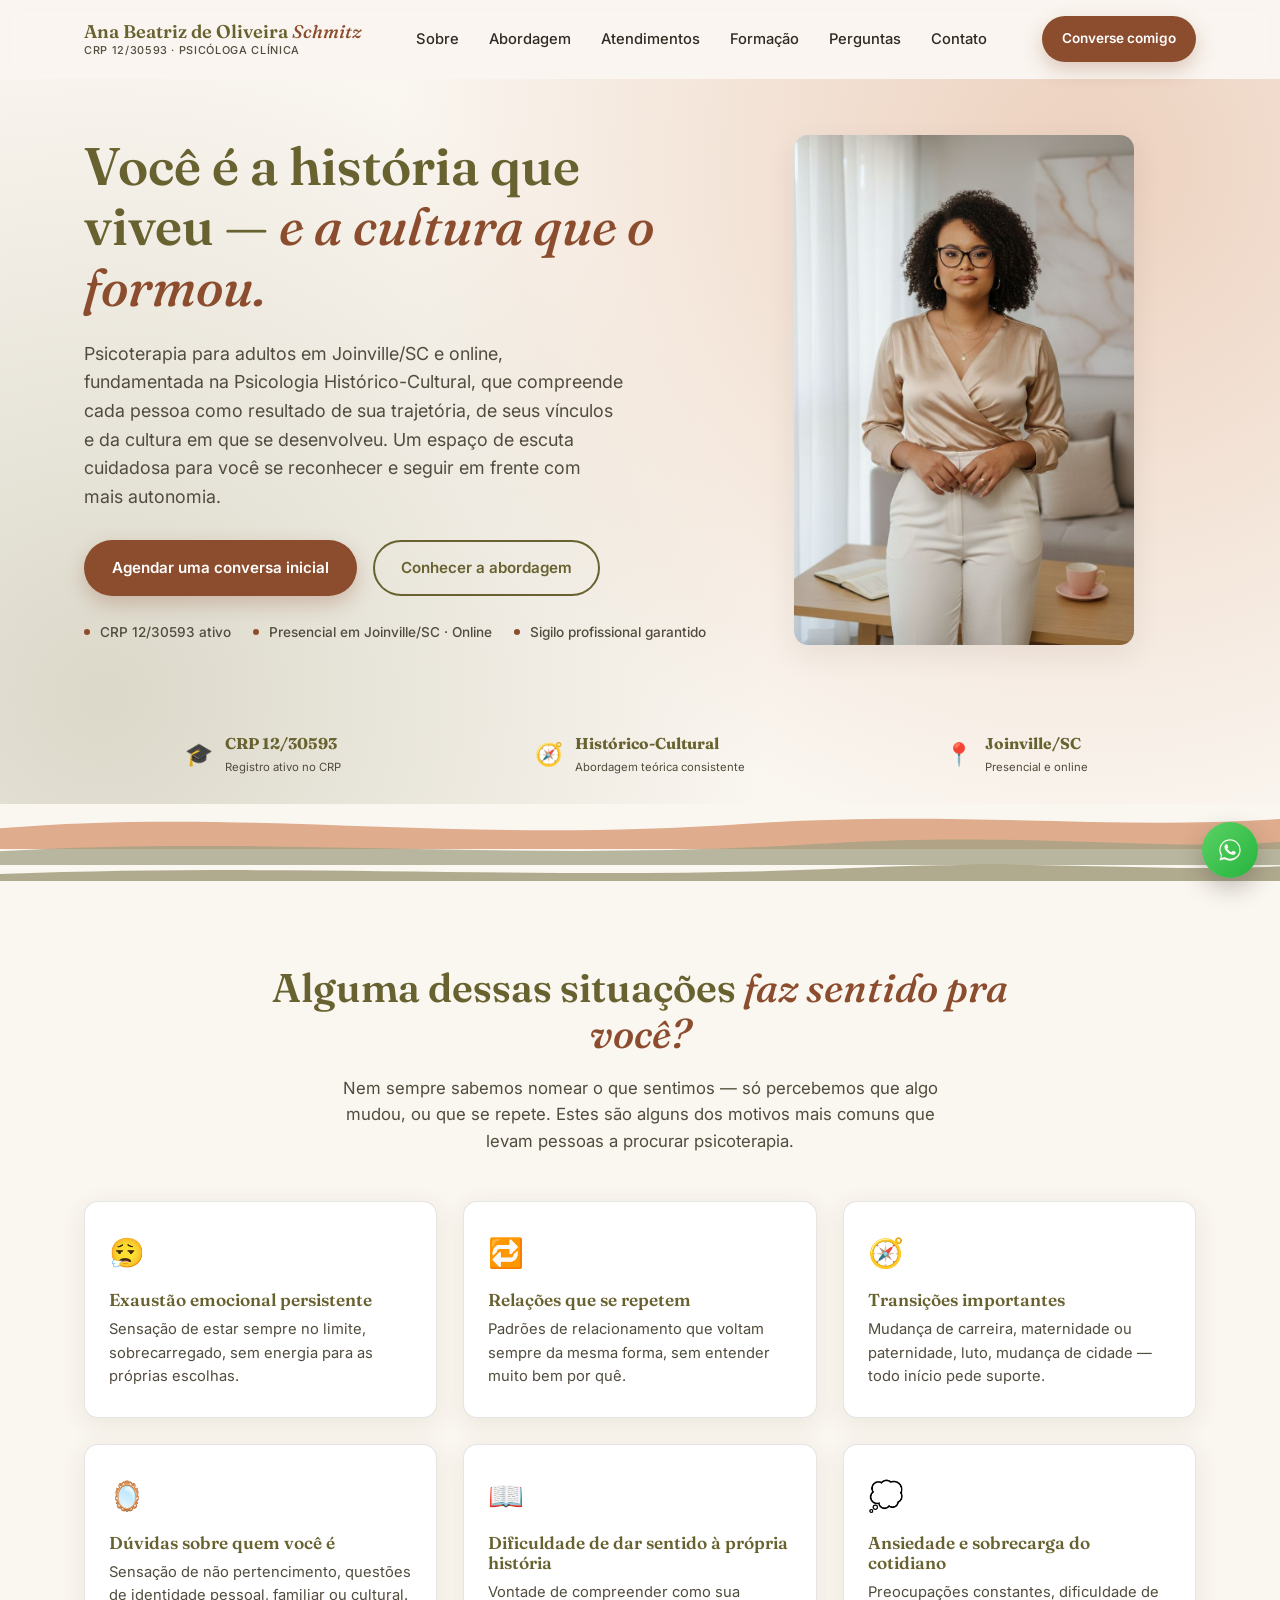
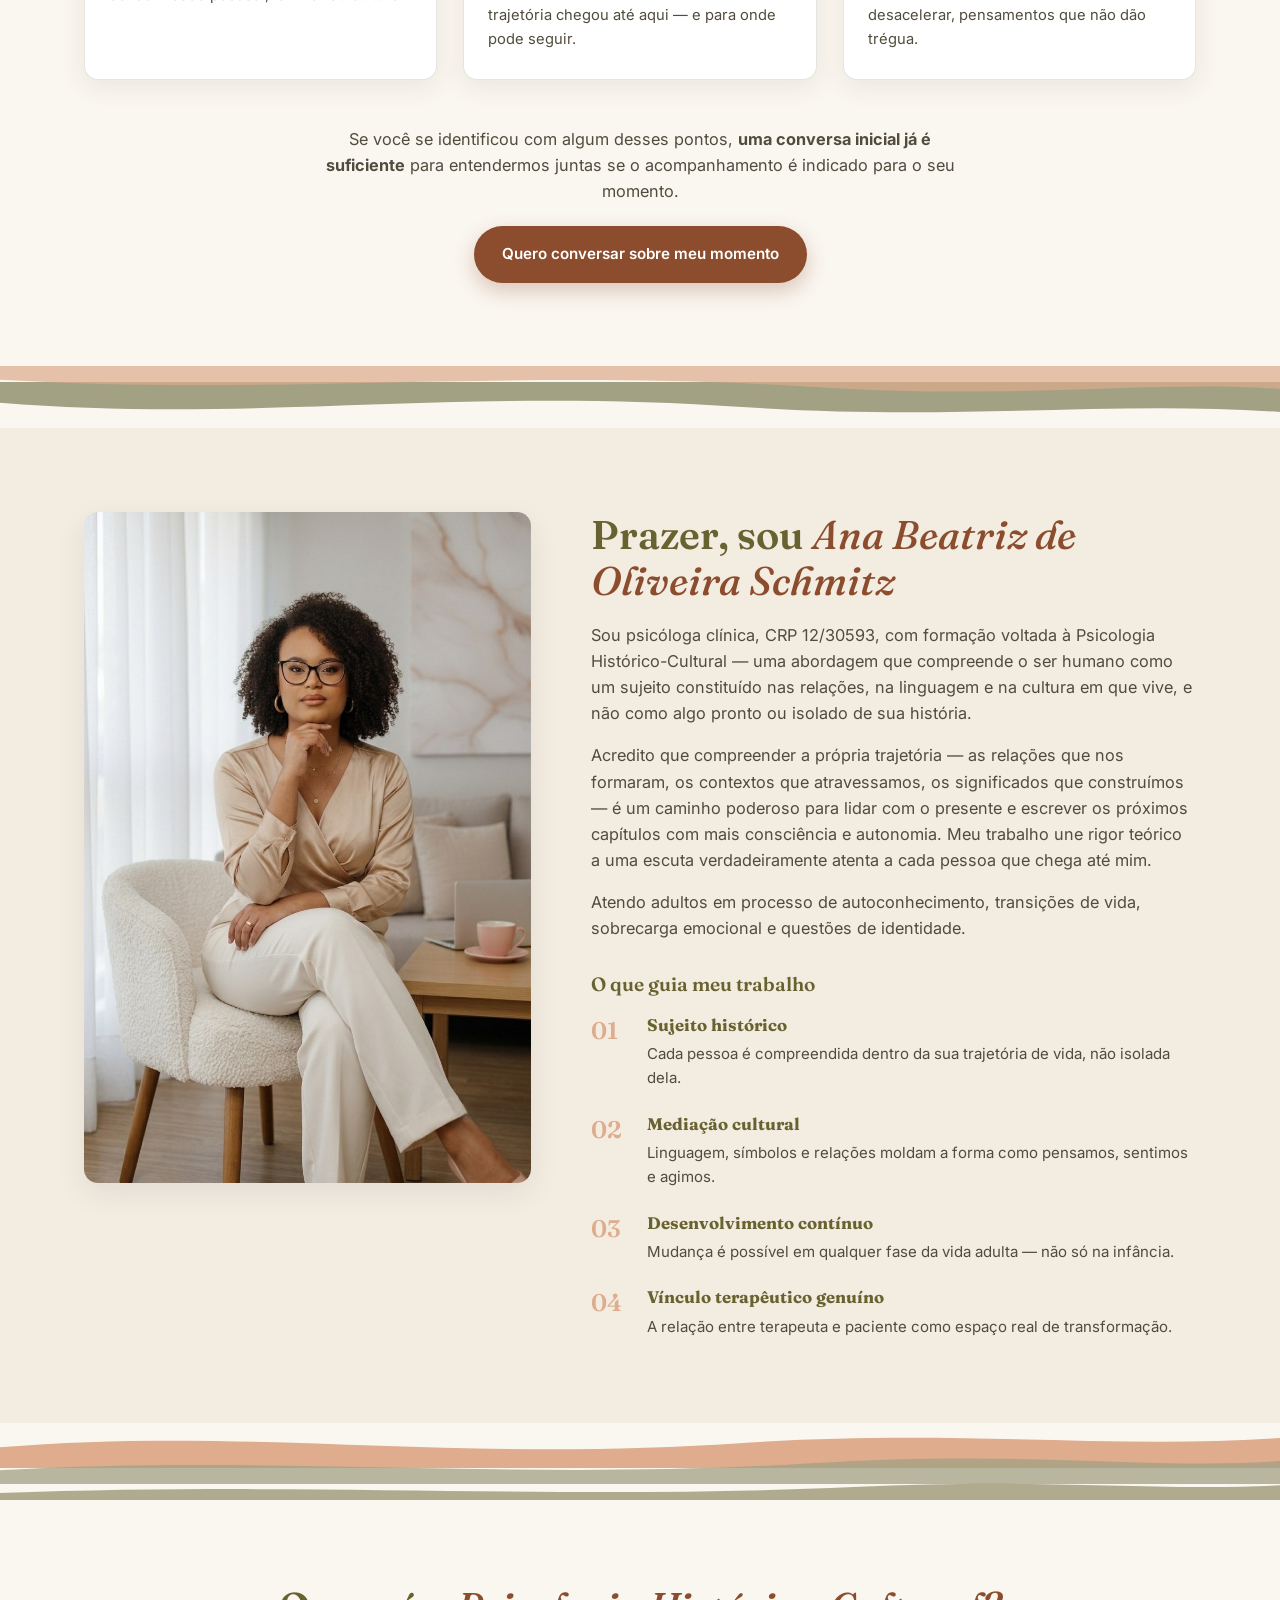
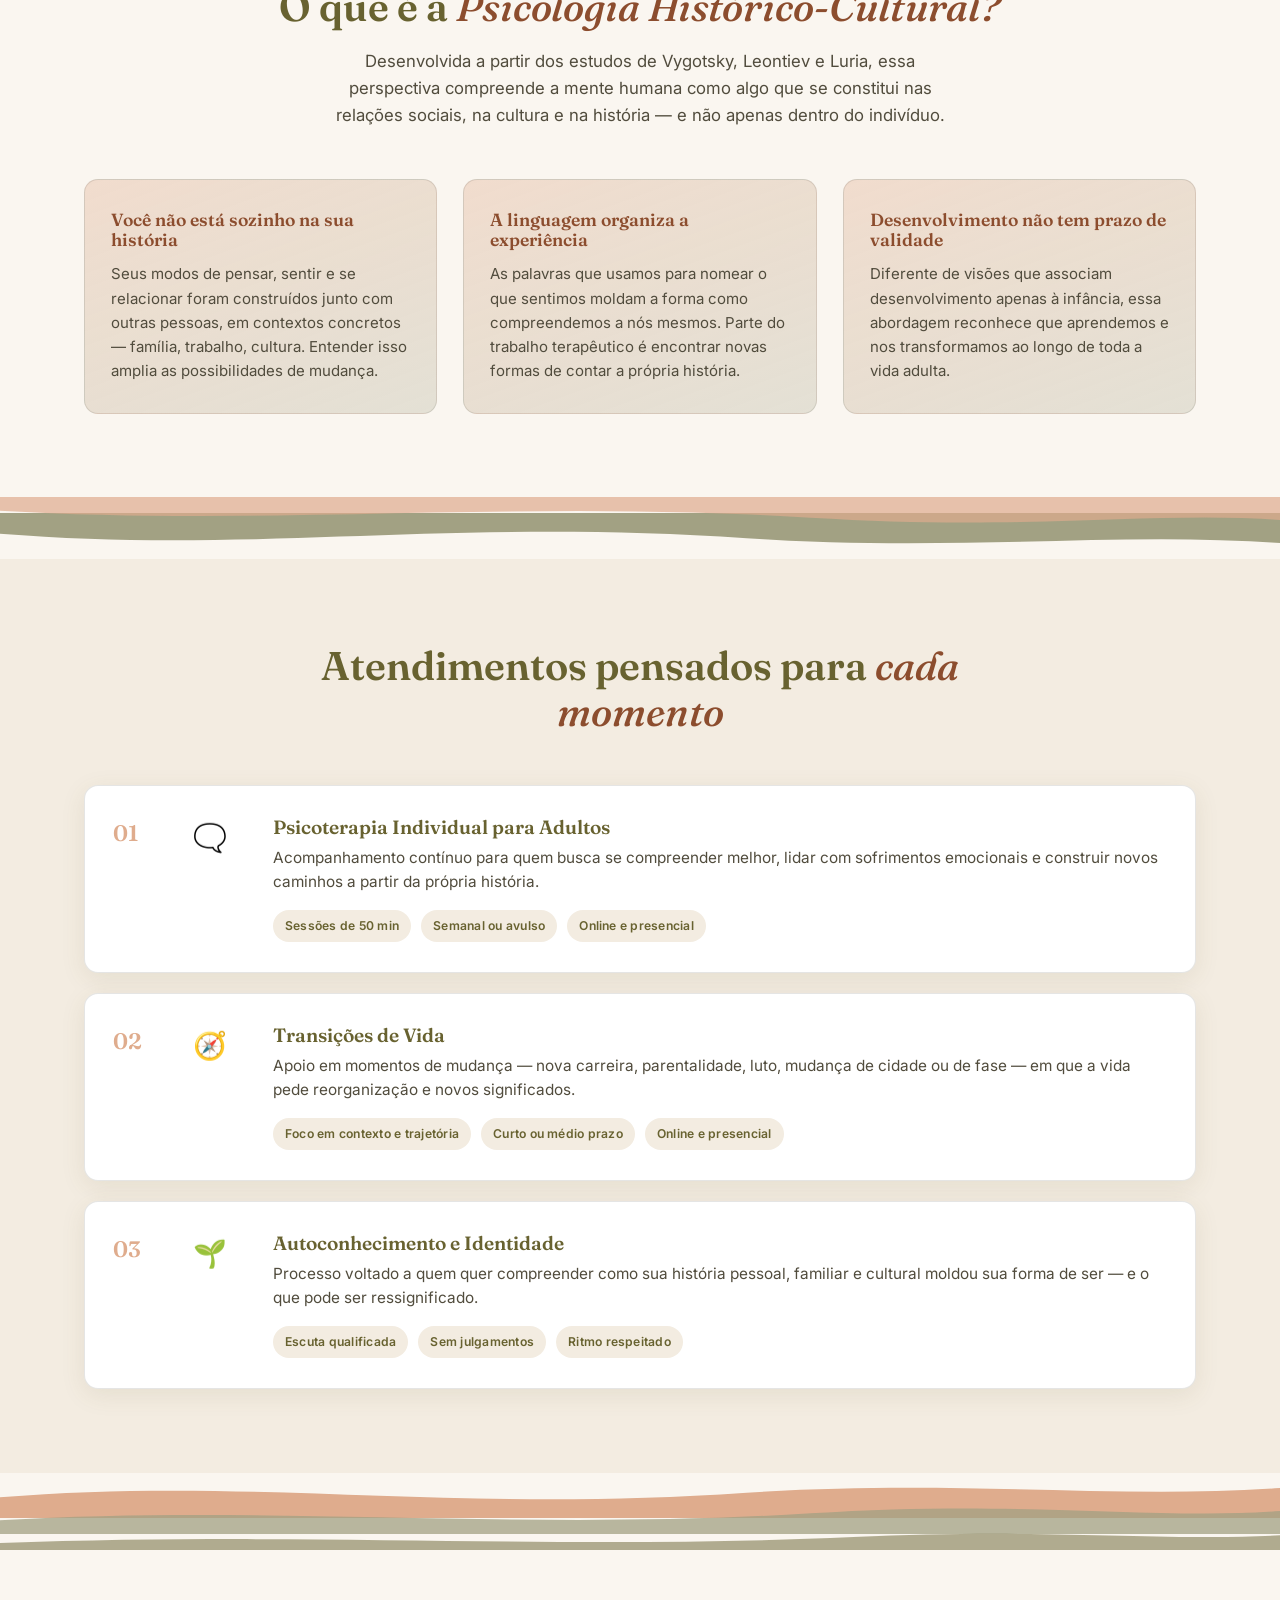
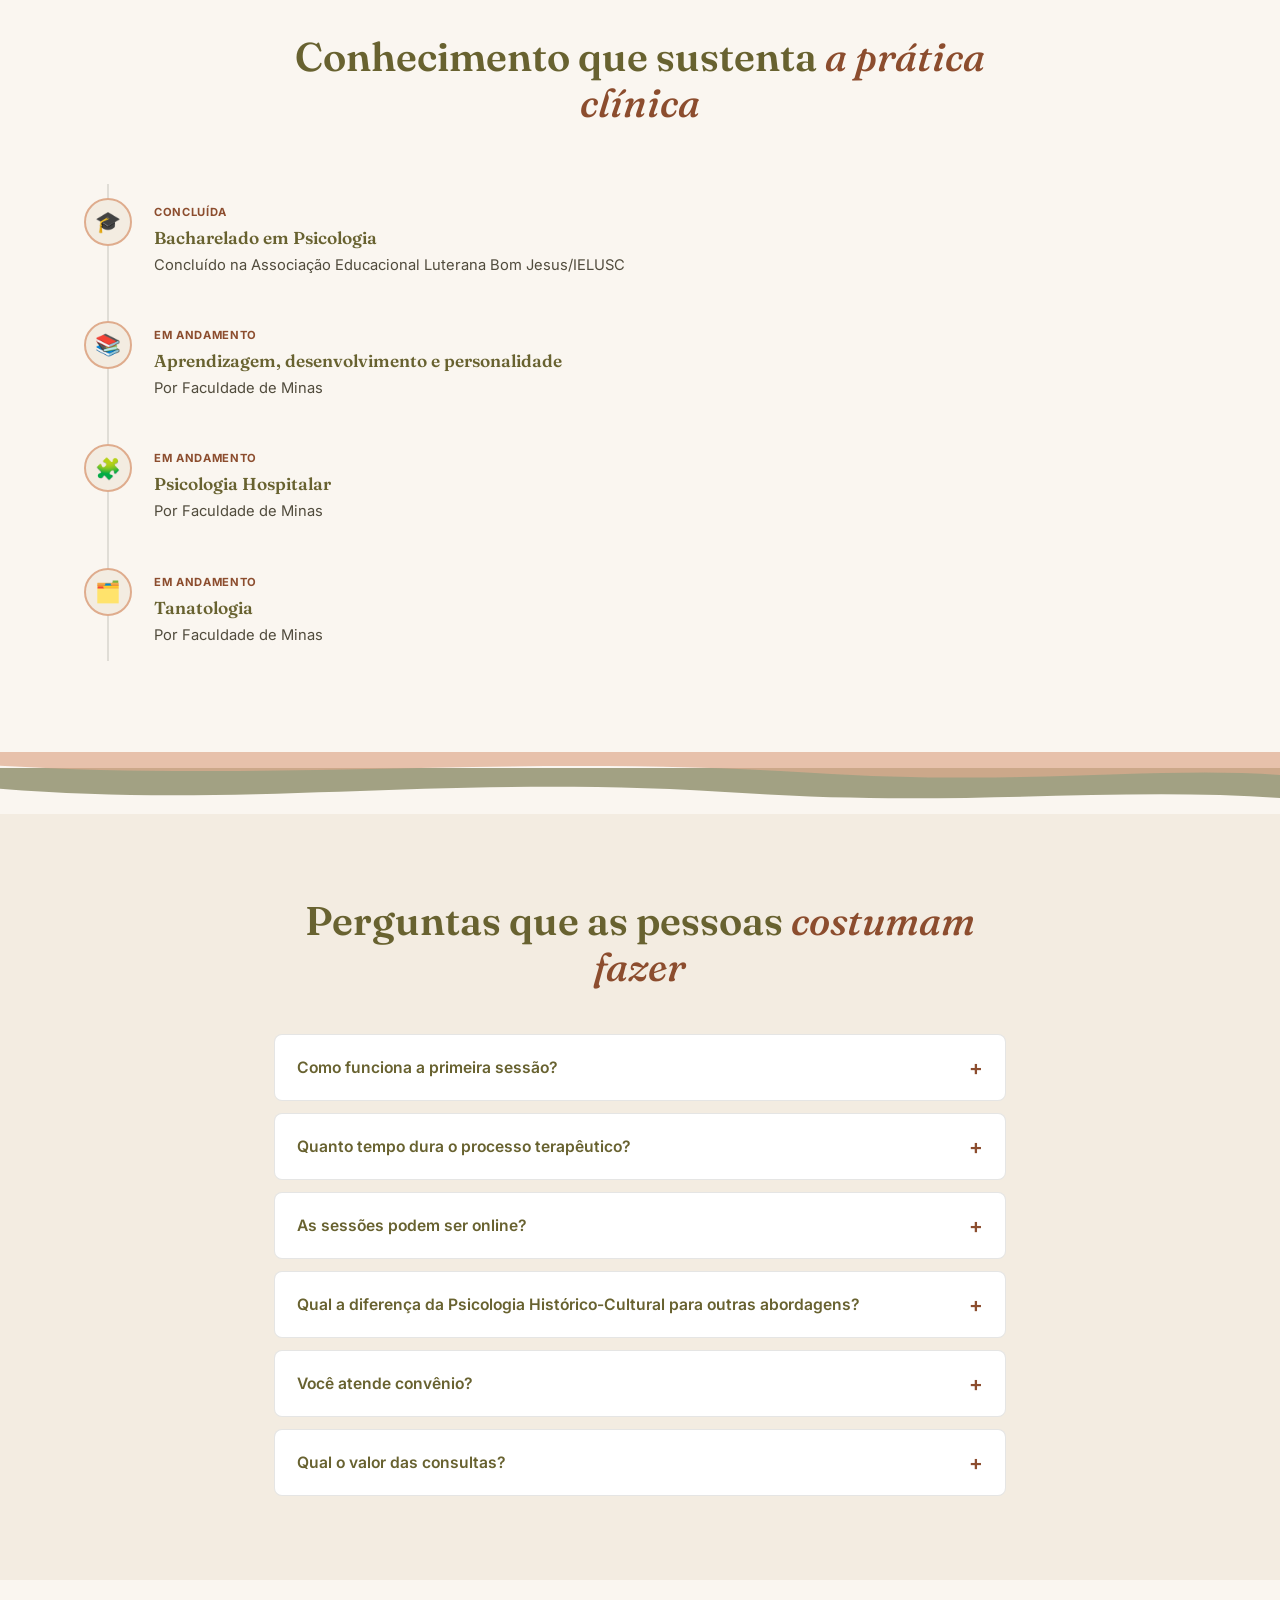
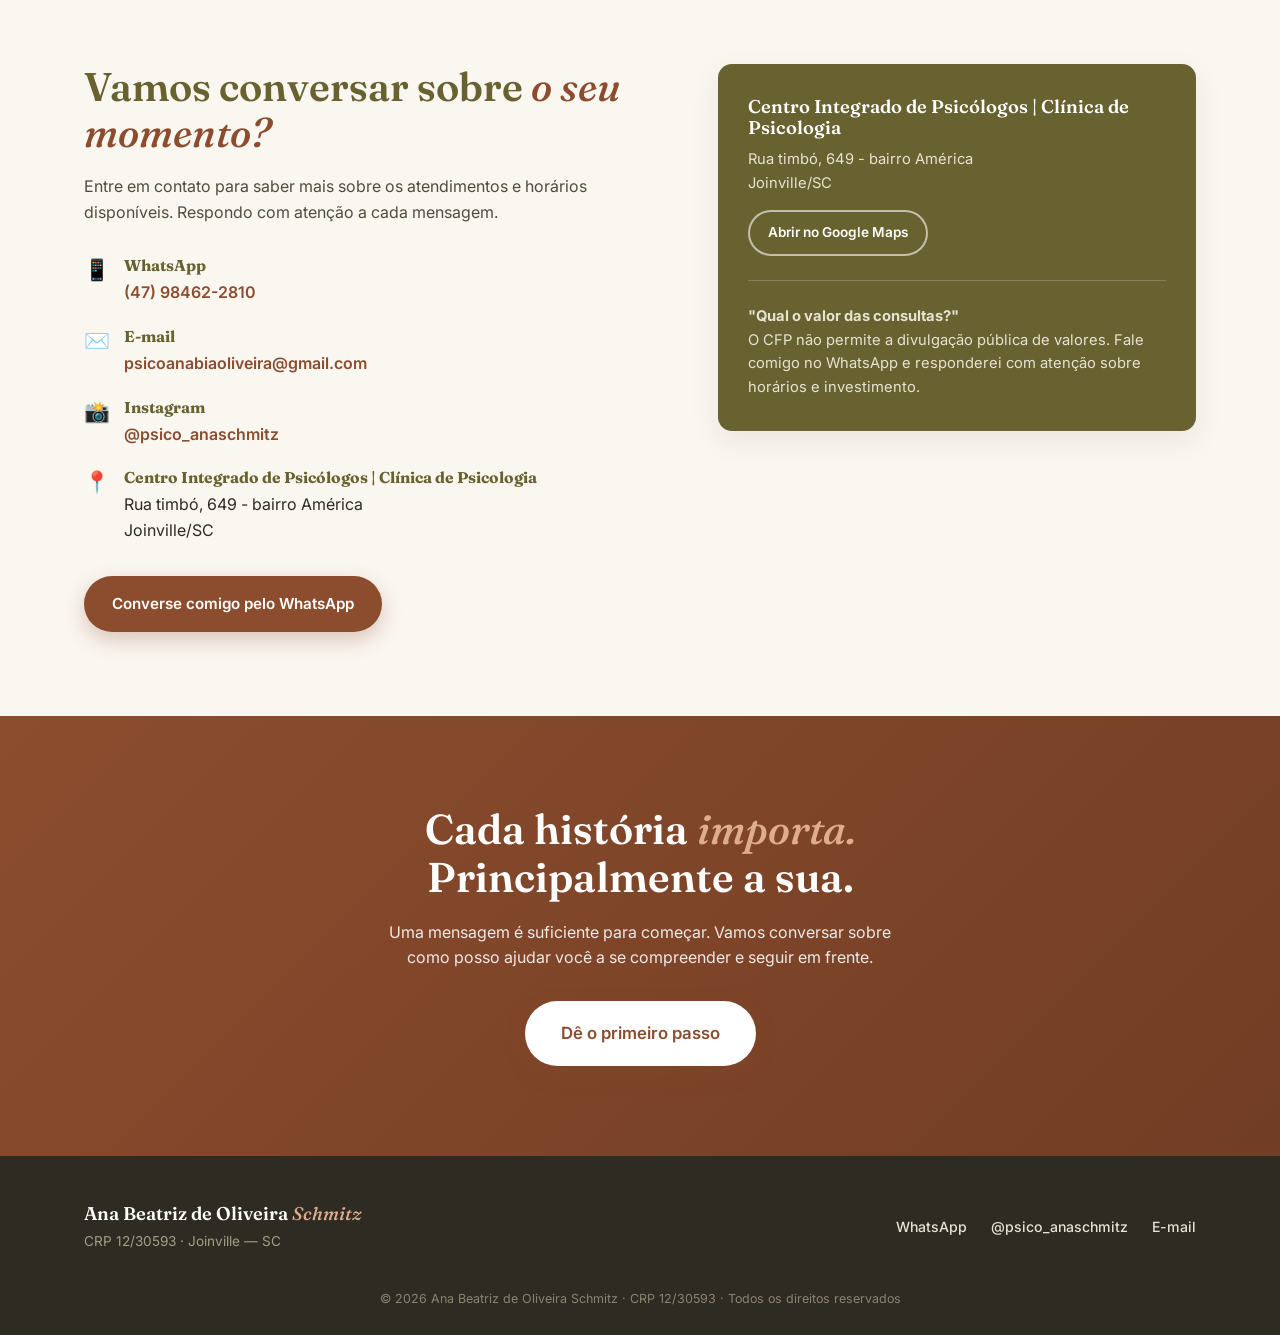
<file: index.html>
<!DOCTYPE html>
<html lang="pt-BR">
<head>
<meta charset="UTF-8">
<meta name="viewport" content="width=device-width, initial-scale=1.0">
<title>Ana Beatriz | Psicóloga em Joinville/SC | Terapia para Adultos Online e Presencial</title>
<link rel="shortcut icon" href="src/logo_1.png"/>
<link rel="icon" type="image/png" sizes="48x48" href="/src/logo_1.png">
<meta name="description" content="Psicóloga clínica em Joinville/SC (CRP 12/30593). Psicoterapia para adultos com Psicologia Histórico-Cultural: ansiedade, sobrecarga emocional, transições de vida e autoconhecimento. Atendimento presencial e online. Agende sua primeira conversa pelo WhatsApp.">
<meta name="keywords" content="psicóloga em Joinville, psicólogo Joinville, psicologo perto de mim, terapia Joinville, psicoterapia para adultos, psicóloga online, psicologia histórico-cultural, Ana Beatriz Schmitz, terapia para adultos SC, psicólogo perto de mim">
<meta name="author" content="Ana Beatriz de Oliveira Schmitz">
<meta name="robots" content="index, follow, max-image-preview:large, max-snippet:-1">
<meta name="googlebot" content="index, follow">
<meta name="rating" content="general">
<meta name="revisit-after" content="7 days">
<link rel="canonical" href="https://anaschmitzpsicologia.com.br/">
<!-- Google tag (gtag.js) -->
<script async src="https://www.googletagmanager.com/gtag/js?id=AW-18234509867"></script>
<script>
  window.dataLayer = window.dataLayer || [];
  function gtag(){dataLayer.push(arguments);}
  gtag('js', new Date());

  gtag('config', 'AW-18234509867');
</script>
<!-- Google tag (gtag.js) event -->
<script>
  gtag('event', 'ads_conversion_Contato_1', {
    // <event_parameters>
  });
</script>


<!-- Google tag (gtag.js) -->
<script async src="https://www.googletagmanager.com/gtag/js?id=G-HT07R79FMW"></script>
<script>
  window.dataLayer = window.dataLayer || [];
  function gtag(){dataLayer.push(arguments);}
  gtag('js', new Date());

  gtag('config', 'G-HT07R79FMW');
</script>

<!-- Geolocalização (SEO local) -->
<meta name="geo.region" content="BR-SC">
<meta name="geo.placename" content="Joinville">
<meta name="geo.position" content="-26.3044;-48.8456">
<meta name="ICBM" content="-26.3044, -48.8456">

<!-- Open Graph -->
<meta property="og:type" content="website">
<meta property="og:site_name" content="Ana Beatriz Schmitz Psicóloga">
<meta property="og:locale" content="pt_BR">
<meta property="og:title" content="Psicóloga em Joinville/SC | Ana Beatriz Schmitz — Psicoterapia para Adultos">
<meta property="og:description" content="Psicoterapia para adultos fundamentada na Psicologia Histórico-Cultural. Atendimento presencial em Joinville/SC e online para todo o Brasil. CRP 12/30593.">
<meta property="og:url" content="https://anaschmitzpsicologia.com.br/">
<meta property="og:image" content="https://anaschmitzpsicologia.com.br/img/og-cover.jpg">
<meta property="og:image:width" content="1200">
<meta property="og:image:height" content="630">
<meta property="og:image:alt" content="Ana Beatriz de Oliveira Schmitz, psicóloga clínica em Joinville/SC">

<!-- Twitter -->
<meta name="twitter:card" content="summary_large_image">
<meta name="twitter:title" content="Psicóloga em Joinville/SC | Ana Beatriz Schmitz">
<meta name="twitter:description" content="Psicoterapia para adultos fundamentada na Psicologia Histórico-Cultural. Joinville/SC e online. CRP 12/30593.">
<meta name="twitter:image" content="https://anaschmitzpsicologia.com.br/img/og-cover.jpg">

<meta name="format-detection" content="telephone=no">
<meta name="theme-color" content="#8c4d2e">

<link rel="preconnect" href="https://fonts.googleapis.com">
<link rel="preconnect" href="https://fonts.gstatic.com" crossorigin>
<link href="https://fonts.googleapis.com/css2?family=Fraunces:ital,opsz,wght@0,9..144,400;0,9..144,500;0,9..144,600;1,9..144,500;1,9..144,600&family=Inter:wght@400;500;600;700&display=swap" rel="stylesheet">

<link rel="stylesheet" href="style.css">


</head>
<body>

<a class="skip-link" href="#conteudo">Pular para o conteúdo</a>

<header class="site-header" id="siteHeader">
  <div class="header-inner">
    <a href="#topo" class="brand">
      <span class="brand-name">Ana Beatriz de Oliveira <em>Schmitz</em></span>
      <span class="brand-sub">CRP 12/30593 · Psicóloga Clínica</span>
    </a>

    <nav class="main-nav" id="mainNav" aria-label="Navegação principal">
      <ul>
        <li><a href="#sobre" class="nav-link">Sobre</a></li>
        <li><a href="#abordagem" class="nav-link">Abordagem</a></li>
        <li><a href="#atendimentos" class="nav-link">Atendimentos</a></li>
        <li><a href="#formacao" class="nav-link">Formação</a></li>
        <li><a href="#perguntas" class="nav-link">Perguntas</a></li>
        <li><a href="#contato" class="nav-link">Contato</a></li>
      </ul>
    </nav>

    <div class="header-actions">
      <a href="https://www.anaschmitzpsicologia.com.br/redirecionamento-whatsapp" class="btn btn-primary btn-sm" target="_blank" rel="noopener">Converse comigo</a>
      <button class="nav-toggle" id="navToggle" aria-expanded="false" aria-controls="mainNav" aria-label="Abrir menu">
        <span></span><span></span><span></span>
      </button>
    </div>
  </div>
</header>

<main id="conteudo">

  <!-- HERO -->
  <section class="hero" id="topo">
    <div class="hero-bg" aria-hidden="true"></div>
    <div class="hero-inner">
      <div class="hero-copy reveal">
        
        <p class="eyebrow">Psicóloga em Joinville/SC · Psicologia Histórico-Cultural · Atendimento a adultos</p>
        <h1>Você é a história que viveu — <em>e a cultura que o formou.</em></h1>
        <p class="hero-lead">Psicoterapia para adultos em Joinville/SC e online, fundamentada na Psicologia Histórico-Cultural, que compreende cada pessoa como resultado de sua trajetória, de seus vínculos e da cultura em que se desenvolveu. Um espaço de escuta cuidadosa para você se reconhecer e seguir em frente com mais autonomia.</p>
        <div class="hero-actions">
          <a href="https://www.anaschmitzpsicologia.com.br/redirecionamento-whatsapp" class="btn btn-primary" target="_blank" rel="noopener">Agendar uma conversa inicial</a>
          <a href="#abordagem" class="btn btn-ghost">Conhecer a abordagem</a>
        </div>
        <ul class="hero-tags">
          <li>CRP 12/30593 ativo</li>
          <li>Presencial em Joinville/SC · Online</li>
          <li>Sigilo profissional garantido</li>
        </ul>
      </div>
      <div class="hero-visual reveal" aria-hidden="true">
        <div class="portrait-frame">
            <img src="src/photo_3.jpg" alt="Ana Beatriz de Oliveira Schmitz, psicóloga clínica CRP 12/30593 em Joinville/SC" width="480" loading="eager" fetchpriority="high" decoding="async" style="clip-path: url(#pgrad);"/>
        </div>
      </div>
    </div>

    <ul class="trust-strip reveal">
      <li><span class="trust-ico">🎓</span><div><strong>CRP 12/30593</strong><small>Registro ativo no CRP</small></div></li>
      <li><span class="trust-ico">🧭</span><div><strong>Histórico-Cultural</strong><small>Abordagem teórica consistente</small></div></li>
      <li><span class="trust-ico">📍</span><div><strong>Joinville/SC</strong><small>Presencial e online</small></div></li>
    </ul>
  </section>

  <div class="strata" aria-hidden="true">
    <svg viewBox="0 0 1200 100" preserveAspectRatio="none"><path d="M0,55 C240,10 420,90 700,45 C900,15 1040,60 1200,35 L1200,100 L0,100 Z" fill="#dfac8d"></path></svg>
    <svg viewBox="0 0 1200 100" preserveAspectRatio="none"><path d="M0,70 C260,35 480,95 760,55 C960,25 1080,70 1200,50 L1200,100 L0,100 Z" fill="#a2a183" opacity="0.75"></path></svg>
    <svg viewBox="0 0 1200 100" preserveAspectRatio="none"><path d="M0,85 C300,60 520,100 800,72 C980,52 1100,82 1200,68 L1200,100 L0,100 Z" fill="#686230" opacity="0.5"></path></svg>
  </div>

  <!-- SINAIS / VOCE ESTA NO LUGAR CERTO -->
  <section class="section section-signs" id="sinais">
    <div class="container">
      <p class="eyebrow eyebrow-center">Você está no lugar certo se...</p>
      <h2 class="section-title center">Alguma dessas situações <em>faz sentido pra você?</em></h2>
      <p class="section-lead center">Nem sempre sabemos nomear o que sentimos — só percebemos que algo mudou, ou que se repete. Estes são alguns dos motivos mais comuns que levam pessoas a procurar psicoterapia.</p>

      <div class="grid grid-3">
        <article class="card-sign reveal">
          <span class="sign-ico">😮‍💨</span>
          <h3>Exaustão emocional persistente</h3>
          <p>Sensação de estar sempre no limite, sobrecarregado, sem energia para as próprias escolhas.</p>
        </article>
        <article class="card-sign reveal">
          <span class="sign-ico">🔁</span>
          <h3>Relações que se repetem</h3>
          <p>Padrões de relacionamento que voltam sempre da mesma forma, sem entender muito bem por quê.</p>
        </article>
        <article class="card-sign reveal">
          <span class="sign-ico">🧭</span>
          <h3>Transições importantes</h3>
          <p>Mudança de carreira, maternidade ou paternidade, luto, mudança de cidade — todo início pede suporte.</p>
        </article>
        <article class="card-sign reveal">
          <span class="sign-ico">🪞</span>
          <h3>Dúvidas sobre quem você é</h3>
          <p>Sensação de não pertencimento, questões de identidade pessoal, familiar ou cultural.</p>
        </article>
        <article class="card-sign reveal">
          <span class="sign-ico">📖</span>
          <h3>Dificuldade de dar sentido à própria história</h3>
          <p>Vontade de compreender como sua trajetória chegou até aqui — e para onde pode seguir.</p>
        </article>
        <article class="card-sign reveal">
          <span class="sign-ico">💭</span>
          <h3>Ansiedade e sobrecarga do cotidiano</h3>
          <p>Preocupações constantes, dificuldade de desacelerar, pensamentos que não dão trégua.</p>
        </article>
      </div>

      <p class="signs-note reveal">Se você se identificou com algum desses pontos, <strong>uma conversa inicial já é suficiente</strong> para entendermos juntas se o acompanhamento é indicado para o seu momento.</p>
      <div class="center-cta reveal">
        <a href="https://www.anaschmitzpsicologia.com.br/redirecionamento-whatsapp" class="btn btn-primary" target="_blank" rel="noopener">Quero conversar sobre meu momento</a>
      </div>
    </div>
  </section>

  <div class="strata strata-flip" aria-hidden="true">
    <svg viewBox="0 0 1200 100" preserveAspectRatio="none"><path d="M0,55 C240,10 420,90 700,45 C900,15 1040,60 1200,35 L1200,100 L0,100 Z" fill="#a2a183"></path></svg>
    <svg viewBox="0 0 1200 100" preserveAspectRatio="none"><path d="M0,70 C260,35 480,95 760,55 C960,25 1080,70 1200,50 L1200,100 L0,100 Z" fill="#dfac8d" opacity="0.7"></path></svg>
  </div>

  <!-- SOBRE -->
  <section class="section section-about" id="sobre">
    <div class="container about-grid">
      <div class="about-visual reveal">
        <div class="about-photo">
          <img src="src/photo_4.jpg" alt="Ana Beatriz de Oliveira Schmitz atendendo em consultório de psicologia em Joinville/SC" width="480" loading="lazy" decoding="async" style="clip-path: url(#pgrad);"/>
        </div>
      </div>

      <div class="about-copy">
        <p class="eyebrow">Sobre mim</p>
        <h2 class="section-title">Prazer, sou <em>Ana Beatriz de Oliveira Schmitz</em></h2>
        <p>Sou psicóloga clínica, CRP 12/30593, com formação voltada à Psicologia Histórico-Cultural — uma abordagem que compreende o ser humano como um sujeito constituído nas relações, na linguagem e na cultura em que vive, e não como algo pronto ou isolado de sua história.</p>
        <p>Acredito que compreender a própria trajetória — as relações que nos formaram, os contextos que atravessamos, os significados que construímos — é um caminho poderoso para lidar com o presente e escrever os próximos capítulos com mais consciência e autonomia. Meu trabalho une rigor teórico a uma escuta verdadeiramente atenta a cada pessoa que chega até mim.</p>
        <p>Atendo adultos em processo de autoconhecimento, transições de vida, sobrecarga emocional e questões de identidade.</p>

        <h3 class="mini-title">O que guia meu trabalho</h3>
        <ol class="principles">
          <li>
            <span class="principle-num">01</span>
            <div><strong>Sujeito histórico</strong><p>Cada pessoa é compreendida dentro da sua trajetória de vida, não isolada dela.</p></div>
          </li>
          <li>
            <span class="principle-num">02</span>
            <div><strong>Mediação cultural</strong><p>Linguagem, símbolos e relações moldam a forma como pensamos, sentimos e agimos.</p></div>
          </li>
          <li>
            <span class="principle-num">03</span>
            <div><strong>Desenvolvimento contínuo</strong><p>Mudança é possível em qualquer fase da vida adulta — não só na infância.</p></div>
          </li>
          <li>
            <span class="principle-num">04</span>
            <div><strong>Vínculo terapêutico genuíno</strong><p>A relação entre terapeuta e paciente como espaço real de transformação.</p></div>
          </li>
        </ol>
      </div>
    </div>
  </section>

  <div class="strata" aria-hidden="true">
    <svg viewBox="0 0 1200 100" preserveAspectRatio="none"><path d="M0,55 C240,10 420,90 700,45 C900,15 1040,60 1200,35 L1200,100 L0,100 Z" fill="#dfac8d"></path></svg>
    <svg viewBox="0 0 1200 100" preserveAspectRatio="none"><path d="M0,70 C260,35 480,95 760,55 C960,25 1080,70 1200,50 L1200,100 L0,100 Z" fill="#a2a183" opacity="0.75"></path></svg>
    <svg viewBox="0 0 1200 100" preserveAspectRatio="none"><path d="M0,85 C300,60 520,100 800,72 C980,52 1100,82 1200,68 L1200,100 L0,100 Z" fill="#686230" opacity="0.5"></path></svg>
  </div>

  <!-- ABORDAGEM -->
  <section class="section section-approach" id="abordagem">
    <div class="container">
      <p class="eyebrow eyebrow-center">A abordagem</p>
      <h2 class="section-title center">O que é a <em>Psicologia Histórico-Cultural?</em></h2>
      <p class="section-lead center">Desenvolvida a partir dos estudos de Vygotsky, Leontiev e Luria, essa perspectiva compreende a mente humana como algo que se constitui nas relações sociais, na cultura e na história — e não apenas dentro do indivíduo.</p>

      <div class="grid grid-3 approach-grid">
        <article class="card-approach reveal">
          <h3>Você não está sozinho na sua história</h3>
          <p>Seus modos de pensar, sentir e se relacionar foram construídos junto com outras pessoas, em contextos concretos — família, trabalho, cultura. Entender isso amplia as possibilidades de mudança.</p>
        </article>
        <article class="card-approach reveal">
          <h3>A linguagem organiza a experiência</h3>
          <p>As palavras que usamos para nomear o que sentimos moldam a forma como compreendemos a nós mesmos. Parte do trabalho terapêutico é encontrar novas formas de contar a própria história.</p>
        </article>
        <article class="card-approach reveal">
          <h3>Desenvolvimento não tem prazo de validade</h3>
          <p>Diferente de visões que associam desenvolvimento apenas à infância, essa abordagem reconhece que aprendemos e nos transformamos ao longo de toda a vida adulta.</p>
        </article>
      </div>
    </div>
  </section>

  <div class="strata strata-flip" aria-hidden="true">
    <svg viewBox="0 0 1200 100" preserveAspectRatio="none"><path d="M0,55 C240,10 420,90 700,45 C900,15 1040,60 1200,35 L1200,100 L0,100 Z" fill="#a2a183"></path></svg>
    <svg viewBox="0 0 1200 100" preserveAspectRatio="none"><path d="M0,70 C260,35 480,95 760,55 C960,25 1080,70 1200,50 L1200,100 L0,100 Z" fill="#dfac8d" opacity="0.7"></path></svg>
  </div>

  <!-- ATENDIMENTOS -->
  <section class="section section-services" id="atendimentos">
    <div class="container">
      <p class="eyebrow eyebrow-center">Como posso ajudar</p>
      <h2 class="section-title center">Atendimentos pensados para <em>cada momento</em></h2>

      <div class="services-list">
        <article class="service-item reveal">
          <div class="service-num">01</div>
          <div class="service-ico">🗨️</div>
          <div class="service-body">
            <h3>Psicoterapia Individual para Adultos</h3>
            <p>Acompanhamento contínuo para quem busca se compreender melhor, lidar com sofrimentos emocionais e construir novos caminhos a partir da própria história.</p>
            <ul class="service-meta">
              <li>Sessões de 50 min</li>
              <li>Semanal ou avulso</li>
              <li>Online e presencial</li>
            </ul>
          </div>
        </article>

        <article class="service-item reveal">
          <div class="service-num">02</div>
          <div class="service-ico">🧭</div>
          <div class="service-body">
            <h3>Transições de Vida</h3>
            <p>Apoio em momentos de mudança — nova carreira, parentalidade, luto, mudança de cidade ou de fase — em que a vida pede reorganização e novos significados.</p>
            <ul class="service-meta">
              <li>Foco em contexto e trajetória</li>
              <li>Curto ou médio prazo</li>
              <li>Online e presencial</li>
            </ul>
          </div>
        </article>

        <article class="service-item reveal">
          <div class="service-num">03</div>
          <div class="service-ico">🌱</div>
          <div class="service-body">
            <h3>Autoconhecimento e Identidade</h3>
            <p>Processo voltado a quem quer compreender como sua história pessoal, familiar e cultural moldou sua forma de ser — e o que pode ser ressignificado.</p>
            <ul class="service-meta">
              <li>Escuta qualificada</li>
              <li>Sem julgamentos</li>
              <li>Ritmo respeitado</li>
            </ul>
          </div>
        </article>
      </div>
    </div>
  </section>

  <div class="strata" aria-hidden="true">
    <svg viewBox="0 0 1200 100" preserveAspectRatio="none"><path d="M0,55 C240,10 420,90 700,45 C900,15 1040,60 1200,35 L1200,100 L0,100 Z" fill="#dfac8d"></path></svg>
    <svg viewBox="0 0 1200 100" preserveAspectRatio="none"><path d="M0,70 C260,35 480,95 760,55 C960,25 1080,70 1200,50 L1200,100 L0,100 Z" fill="#a2a183" opacity="0.75"></path></svg>
    <svg viewBox="0 0 1200 100" preserveAspectRatio="none"><path d="M0,85 C300,60 520,100 800,72 C980,52 1100,82 1200,68 L1200,100 L0,100 Z" fill="#686230" opacity="0.5"></path></svg>
  </div>

  <!-- FORMAÇÃO -->
  <section class="section section-formation" id="formacao">
    <div class="container">
      <p class="eyebrow eyebrow-center">Formação</p>
      <h2 class="section-title center">Conhecimento que sustenta <em>a prática clínica</em></h2>

      <div class="timeline">
        <div class="timeline-item reveal">
          <span class="timeline-ico">🎓</span>
          <div>
            <span class="timeline-tag">Concluída</span>
            <h3>Bacharelado em Psicologia</h3>
            <p>Concluído na Associação Educacional Luterana Bom Jesus/IELUSC</p>
          </div>
        </div>
        <div class="timeline-item reveal">
          <span class="timeline-ico">📚</span>
          <div>
            <span class="timeline-tag">Em andamento</span>
            <h3>Aprendizagem, desenvolvimento e personalidade</h3>
            <p>Por Faculdade de Minas</p>
          </div>
        </div>
        <div class="timeline-item reveal">
          <span class="timeline-ico">🧩</span>
          <div>
            <span class="timeline-tag">Em andamento</span>
            <h3>Psicologia Hospitalar</h3>
            <p>Por Faculdade de Minas</p>
          </div>
        </div>
        <div class="timeline-item reveal">
          <span class="timeline-ico">🗂️</span>
          <div>
            <span class="timeline-tag">Em andamento</span>
            <h3>Tanatologia</h3>
            <p>Por Faculdade de Minas</p>
          </div>
        </div>
      </div>
    </div>
  </section>

  <div class="strata strata-flip" aria-hidden="true">
    <svg viewBox="0 0 1200 100" preserveAspectRatio="none"><path d="M0,55 C240,10 420,90 700,45 C900,15 1040,60 1200,35 L1200,100 L0,100 Z" fill="#a2a183"></path></svg>
    <svg viewBox="0 0 1200 100" preserveAspectRatio="none"><path d="M0,70 C260,35 480,95 760,55 C960,25 1080,70 1200,50 L1200,100 L0,100 Z" fill="#dfac8d" opacity="0.7"></path></svg>
  </div>

  <!-- FAQ -->
  <section class="section section-faq" id="perguntas">
    <div class="container container-narrow">
      <p class="eyebrow eyebrow-center">Dúvidas frequentes</p>
      <h2 class="section-title center">Perguntas que as pessoas <em>costumam fazer</em></h2>

      <div class="faq-list">
        <div class="faq-item reveal">
          <button class="faq-question" aria-expanded="false">
            Como funciona a primeira sessão?
            <span class="faq-plus">+</span>
          </button>
          <div class="faq-answer">
            <p>A primeira sessão é dedicada a conhecer sua história e entender o que te trouxe até aqui. É um espaço sem pressa, para construirmos juntas o melhor caminho de acompanhamento.</p>
          </div>
        </div>
        <div class="faq-item reveal">
          <button class="faq-question" aria-expanded="false">
            Quanto tempo dura o processo terapêutico?
            <span class="faq-plus">+</span>
          </button>
          <div class="faq-answer">
            <p>Varia de pessoa para pessoa. Alguns processos são mais breves, focados em uma questão específica; outros são contínuos, voltados a um acompanhamento mais amplo. Isso é definido em conjunto, conforme o seu objetivo.</p>
          </div>
        </div>
        <div class="faq-item reveal">
          <button class="faq-question" aria-expanded="false">
            As sessões podem ser online?
            <span class="faq-plus">+</span>
          </button>
          <div class="faq-answer">
            <p>Sim. Atendo tanto presencialmente em Joinville/SC quanto online, para pacientes de qualquer lugar do Brasil, com a mesma qualidade de escuta e cuidado.</p>
          </div>
        </div>
        <div class="faq-item reveal">
          <button class="faq-question" aria-expanded="false">
            Qual a diferença da Psicologia Histórico-Cultural para outras abordagens?
            <span class="faq-plus">+</span>
          </button>
          <div class="faq-answer">
            <p>Em vez de olhar apenas para sintomas isolados, essa abordagem entende a pessoa dentro do seu contexto histórico, social e cultural — buscando compreender como suas experiências e relações moldaram quem você é hoje.</p>
          </div>
        </div>
        <div class="faq-item reveal">
          <button class="faq-question" aria-expanded="false">
            Você atende convênio?
            <span class="faq-plus">+</span>
          </button>
          <div class="faq-answer">
            <p>O atendimento é particular. São emitidos recibos para reembolso junto ao plano de saúde, conforme a cobertura de cada operadora.</p>
          </div>
        </div>
        <div class="faq-item reveal">
          <button class="faq-question" aria-expanded="false">
            Qual o valor das consultas?
            <span class="faq-plus">+</span>
          </button>
          <div class="faq-answer">
            <p>O Conselho Federal de Psicologia (CFP) não permite a divulgação pública de valores. Envie uma mensagem no WhatsApp e responderei com atenção sobre valores e horários disponíveis.</p>
          </div>
        </div>
      </div>
    </div>
  </section>

  <!-- CONTATO -->
  <section class="section section-contact" id="contato">
    <div class="container contact-grid">
      <div class="contact-copy reveal">
        <p class="eyebrow">Contato</p>
        <h2 class="section-title">Vamos conversar sobre <em>o seu momento?</em></h2>
        <p>Entre em contato para saber mais sobre os atendimentos e horários disponíveis. Respondo com atenção a cada mensagem.</p>

        <ul class="contact-list">
          <li>
            <span class="contact-ico">📱</span>
            <div><strong>WhatsApp</strong><a href="https://www.anaschmitzpsicologia.com.br/redirecionamento-whatsapp" target="_blank" rel="noopener">(47) 98462-2810</a></div>
          </li>
          <li>
            <span class="contact-ico">✉️</span>
            <div><strong>E-mail</strong><a href="mailto:psicoanabiaoliveira@gmail.com">psicoanabiaoliveira@gmail.com</a></div>
          </li>
          <li>
            <span class="contact-ico">📸</span>
            <div><strong>Instagram</strong><a href="https://www.instagram.com/psico_anaschmitz/" target="_blank" rel="noopener">@psico_anaschmitz</a></div>
          </li>
          <li>
            <span class="contact-ico">📍</span>
            <div><strong>Centro Integrado de Psicólogos | Clínica de Psicologia</strong><span>Rua timbó, 649 - bairro América<br>Joinville/SC</span></div>
          </li>
        </ul>

        <a href="https://www.anaschmitzpsicologia.com.br/redirecionamento-whatsapp" class="btn btn-primary" target="_blank" rel="noopener">Converse comigo pelo WhatsApp</a>
      </div>

      <div class="contact-card reveal">
        <h3>Centro Integrado de Psicólogos | Clínica de Psicologia</h3>
        <p>Rua timbó, 649 - bairro América<br>Joinville/SC</p>
        <a href="https://maps.app.goo.gl/b5kXfUkFN8JhgoBQ8" target="_blank" rel="noopener" class="btn btn-ghost btn-sm">Abrir no Google Maps</a>
        <hr>
        <p class="fee-note"><strong>"Qual o valor das consultas?"</strong><br>O CFP não permite a divulgação pública de valores. Fale comigo no WhatsApp e responderei com atenção sobre horários e investimento.</p>
      </div>
    </div>
  </section>

  <!-- CTA FINAL -->
  <section class="section-final-cta">
    <div class="container">
      <h2>Cada história <em>importa.</em> Principalmente a sua.</h2>
      <p>Uma mensagem é suficiente para começar. Vamos conversar sobre como posso ajudar você a se compreender e seguir em frente.</p>
      <a href="https://www.anaschmitzpsicologia.com.br/redirecionamento-whatsapp" class="btn btn-primary btn-lg" target="_blank" rel="noopener">Dê o primeiro passo</a>
    </div>
  </section>

</main>

<footer class="site-footer">
  <div class="container footer-grid">
    <div>
      <span class="brand-name">Ana Beatriz de Oliveira <em>Schmitz</em></span>
      <p>CRP 12/30593 · Joinville — SC</p>
    </div>
    <div class="footer-links">
      <a href="https://www.anaschmitzpsicologia.com.br/redirecionamento-whatsapp" target="_blank" rel="noopener">WhatsApp</a>
      <a href="https://www.instagram.com/psico_anaschmitz/" target="_blank" rel="noopener">@psico_anaschmitz</a>
      <a href="mailto:psicoanabiaoliveira@gmail.com">E-mail</a>
    </div>
  </div>
  <p class="footer-copy">© <span id="year"></span> Ana Beatriz de Oliveira Schmitz · CRP 12/30593 · Todos os direitos reservados</p>
</footer>

<a class="whatsapp-float" href="https://www.anaschmitzpsicologia.com.br/redirecionamento-whatsapp" target="_blank" rel="noopener" aria-label="Conversar no WhatsApp">
  <svg viewBox="0 0 32 32" width="26" height="26" fill="#faf6f0"><path d="M16 2.9C8.8 2.9 2.9 8.8 2.9 16c0 2.5.7 4.9 1.9 7L3 29l6.2-1.6c2 1.1 4.3 1.7 6.8 1.7 7.2 0 13.1-5.9 13.1-13.1S23.2 2.9 16 2.9zm0 23.8c-2.2 0-4.3-.6-6.1-1.7l-.4-.3-4.1 1.1 1.1-4-.3-.4C5 19.4 4.4 17.7 4.4 16c0-6.4 5.2-11.6 11.6-11.6S27.6 9.6 27.6 16 22.4 26.7 16 26.7zm6.4-8.7c-.3-.2-2-1-2.3-1.1-.3-.1-.5-.2-.8.2-.2.3-.9 1.1-1.1 1.3-.2.2-.4.2-.7.1-.3-.2-1.4-.5-2.7-1.7-1-.9-1.7-2-1.9-2.3-.2-.3 0-.5.1-.7.1-.1.3-.4.5-.5.2-.2.2-.3.3-.5.1-.2 0-.4 0-.6 0-.2-.8-1.9-1.1-2.6-.3-.7-.6-.6-.8-.6h-.7c-.2 0-.6.1-.9.4-.3.3-1.2 1.2-1.2 2.9s1.2 3.4 1.4 3.6c.2.2 2.4 3.7 5.8 5.1.8.3 1.5.6 2 .7.8.3 1.6.2 2.2.1.7-.1 2-.8 2.3-1.6.3-.8.3-1.4.2-1.6-.1-.1-.3-.2-.6-.4z"/></svg>
</a>

<script src="script.js"></script>
</body>
<!-- Schema.org: Psychologist / Local Business -->
<script type="application/ld+json">
{
  "@context": "https://schema.org",
  "@type": ["Psychologist", "MedicalBusiness"],
  "name": "Psicologa perto de mim - Ana Beatriz de Oliveira Schmitz",
  "alternateName": "Psi. Ana Beatriz Schmitz",
  "image": "https://anaschmitzpsicologia.com.br/img/og-cover.jpg",
  "description": "Psicóloga clínica (CRP 12/30593) especializada em Psicologia Histórico-Cultural, com atendimento a adultos em Joinville/SC e online para todo o Brasil. Foco em ansiedade, sobrecarga emocional, transições de vida e autoconhecimento.",
  "url": "https://anaschmitzpsicologia.com.br/",
  "telephone": "+5547984622810",
  "email": "psicoanabiaoliveira@gmail.com",
  "priceRange": "$$",
  "medicalSpecialty": "Psychologist",
  "inLanguage": "pt-BR",
  "address": {
    "@type": "PostalAddress",
    "streetAddress": "Av. Juscelino Kubitscheck, 410 · Sala 302 · 3º Andar",
    "addressLocality": "Joinville",
    "addressRegion": "SC",
    "postalCode": "89201-906",
    "addressCountry": "BR"
  },
  "geo": {
    "@type": "GeoCoordinates",
    "latitude": -26.3044,
    "longitude": -48.8456
  },
  "hasMap": "https://maps.app.goo.gl/b5kXfUkFN8JhgoBQ8",
  "areaServed": [
    {
      "@type": "City",
      "name": "Joinville"
    },
    {
      "@type": "State",
      "name": "Santa Catarina"
    },
    {
      "@type": "Country",
      "name": "Brasil"
    }
  ],
  "availableService": [
    {
      "@type": "MedicalTherapy",
      "name": "Psicoterapia Individual para Adultos"
    },
    {
      "@type": "MedicalTherapy",
      "name": "Acompanhamento em Transições de Vida"
    },
    {
      "@type": "MedicalTherapy",
      "name": "Processo de Autoconhecimento e Identidade"
    }
  ],
  "sameAs": [
    "https://www.instagram.com/psico_anaschmitz/",
    "https://wa.me/5547984622810"
  ]
}
</script>

<!-- Schema.org: FAQPage (habilita rich snippets de perguntas no Google) -->
<script type="application/ld+json">
{
  "@context": "https://schema.org",
  "@type": "FAQPage",
  "mainEntity": [
    {
      "@type": "Question",
      "name": "Como funciona a primeira sessão com a psicóloga?",
      "acceptedAnswer": {
        "@type": "Answer",
        "text": "A primeira sessão é dedicada a conhecer sua história e entender o que te trouxe até aqui. É um espaço sem pressa, para construirmos juntas o melhor caminho de acompanhamento."
      }
    },
    {
      "@type": "Question",
      "name": "Quanto tempo dura o processo terapêutico?",
      "acceptedAnswer": {
        "@type": "Answer",
        "text": "Varia de pessoa para pessoa. Alguns processos são mais breves, focados em uma questão específica; outros são contínuos, voltados a um acompanhamento mais amplo. Isso é definido em conjunto, conforme o seu objetivo."
      }
    },
    {
      "@type": "Question",
      "name": "As sessões de terapia podem ser online?",
      "acceptedAnswer": {
        "@type": "Answer",
        "text": "Sim. O atendimento acontece tanto presencialmente em Joinville/SC quanto online, para pacientes de qualquer lugar do Brasil, com a mesma qualidade de escuta e cuidado."
      }
    },
    {
      "@type": "Question",
      "name": "Qual a diferença da Psicologia Histórico-Cultural para outras abordagens?",
      "acceptedAnswer": {
        "@type": "Answer",
        "text": "Em vez de olhar apenas para sintomas isolados, essa abordagem entende a pessoa dentro do seu contexto histórico, social e cultural, buscando compreender como suas experiências e relações moldaram quem ela é hoje."
      }
    },
    {
      "@type": "Question",
      "name": "A psicóloga atende por convênio médico?",
      "acceptedAnswer": {
        "@type": "Answer",
        "text": "O atendimento é particular. São emitidos recibos para reembolso junto ao plano de saúde, conforme a cobertura de cada operadora."
      }
    },
    {
      "@type": "Question",
      "name": "Qual o valor das consultas de psicoterapia?",
      "acceptedAnswer": {
        "@type": "Answer",
        "text": "O Conselho Federal de Psicologia (CFP) não permite a divulgação pública de valores. Envie uma mensagem no WhatsApp para saber mais sobre valores e horários disponíveis."
      }
    }
  ]
}
</script>

</html>
</file>
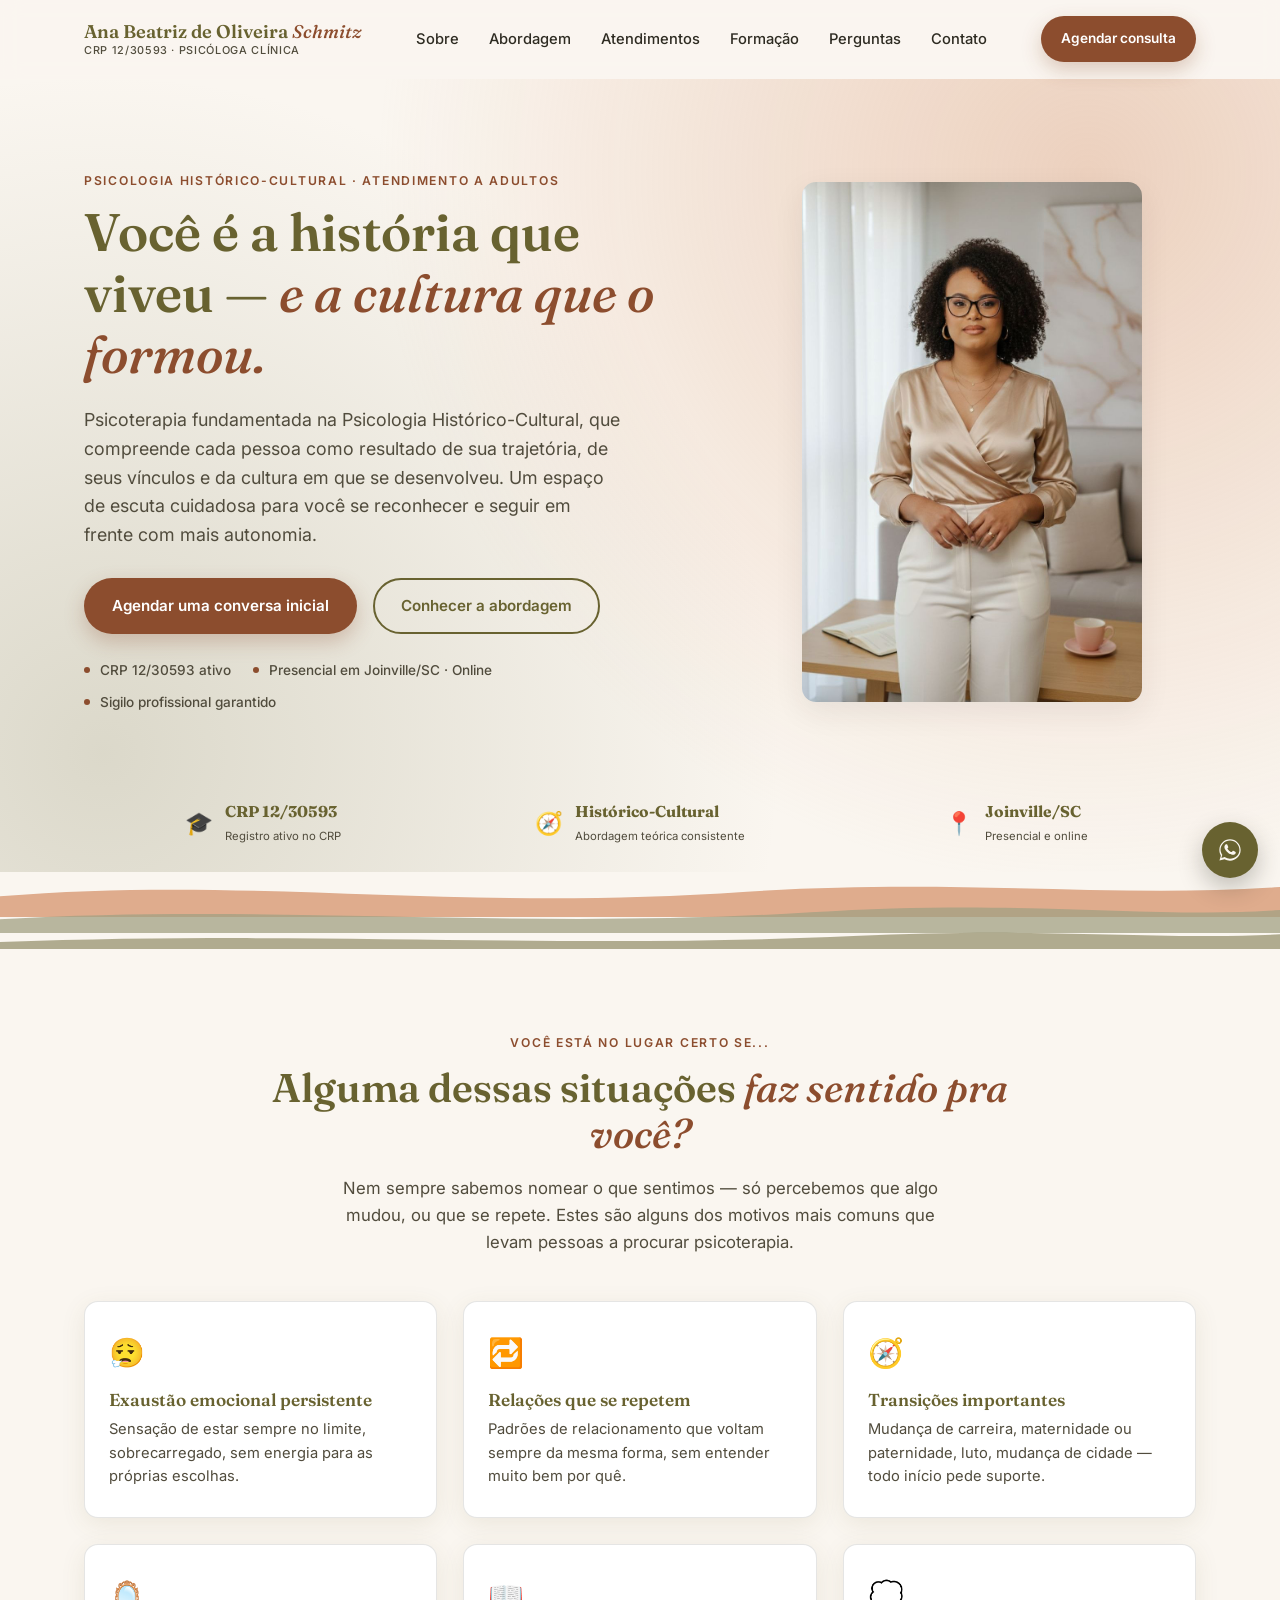
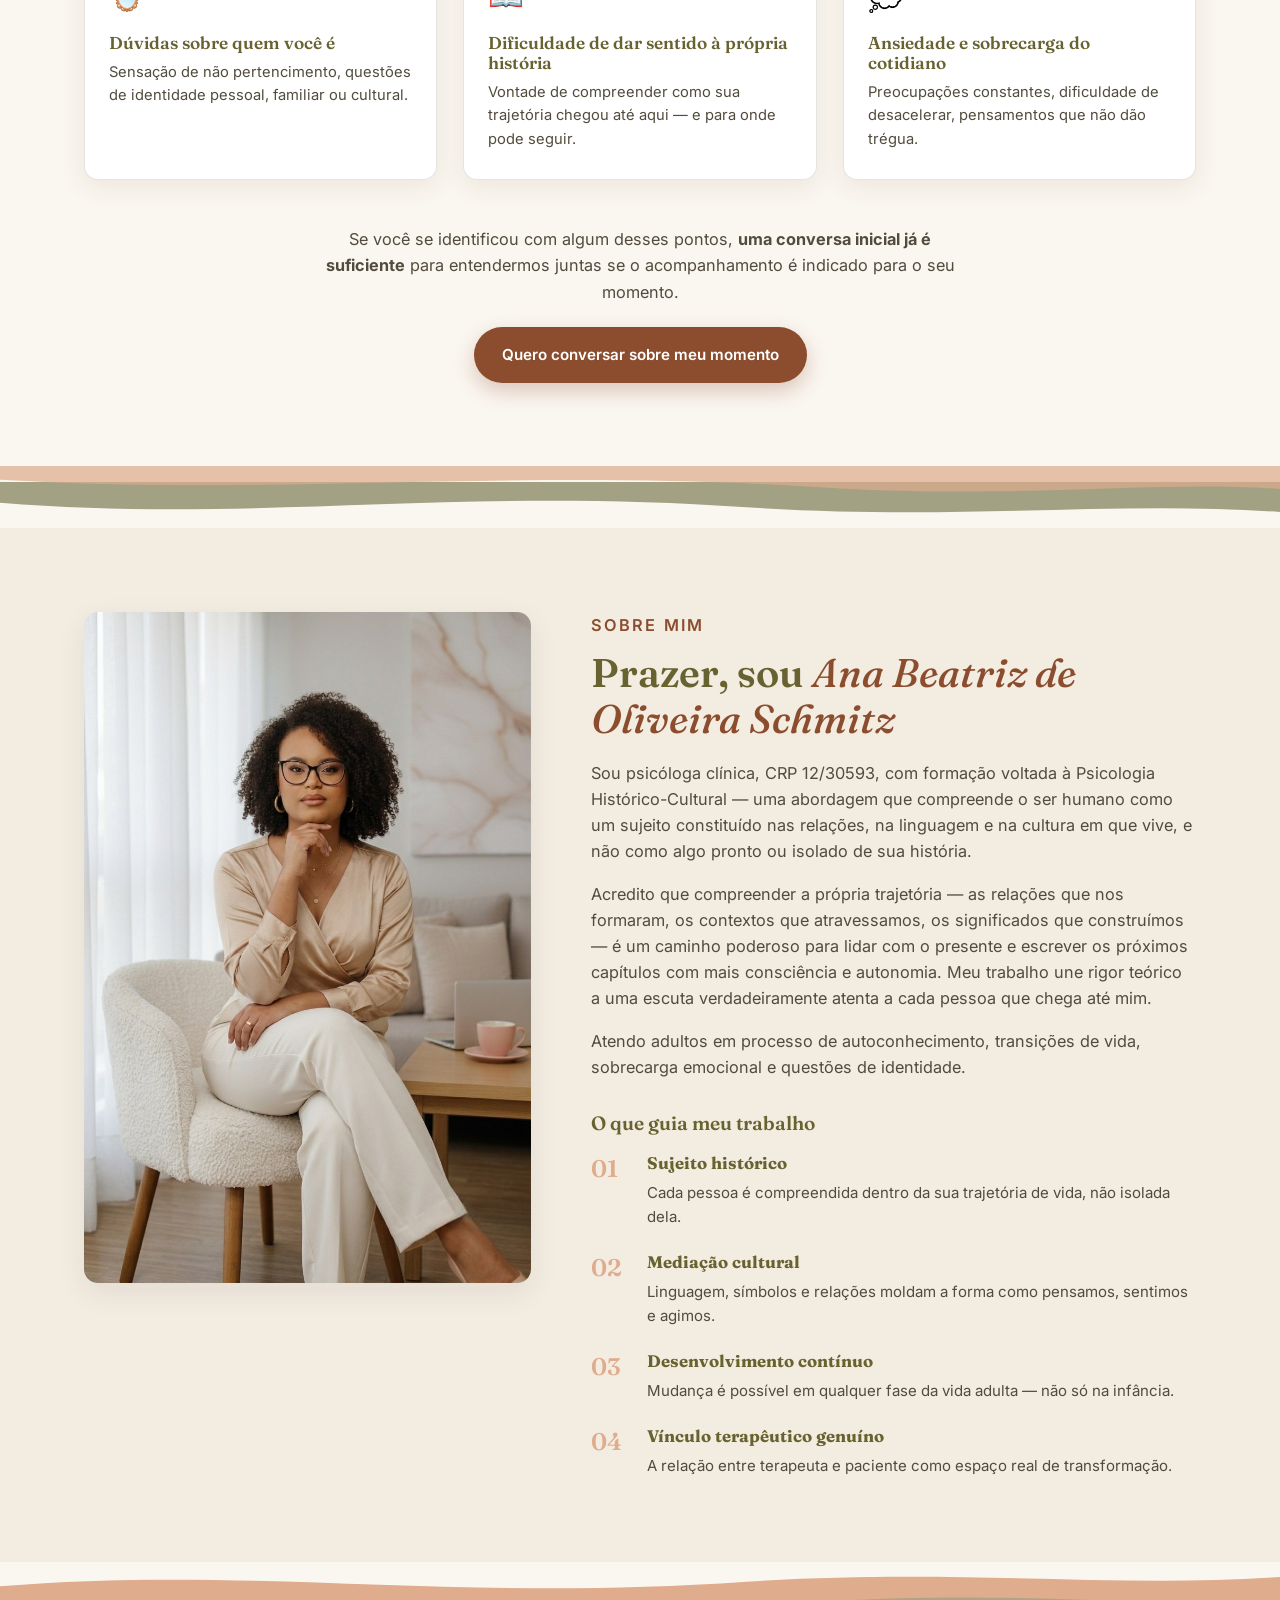
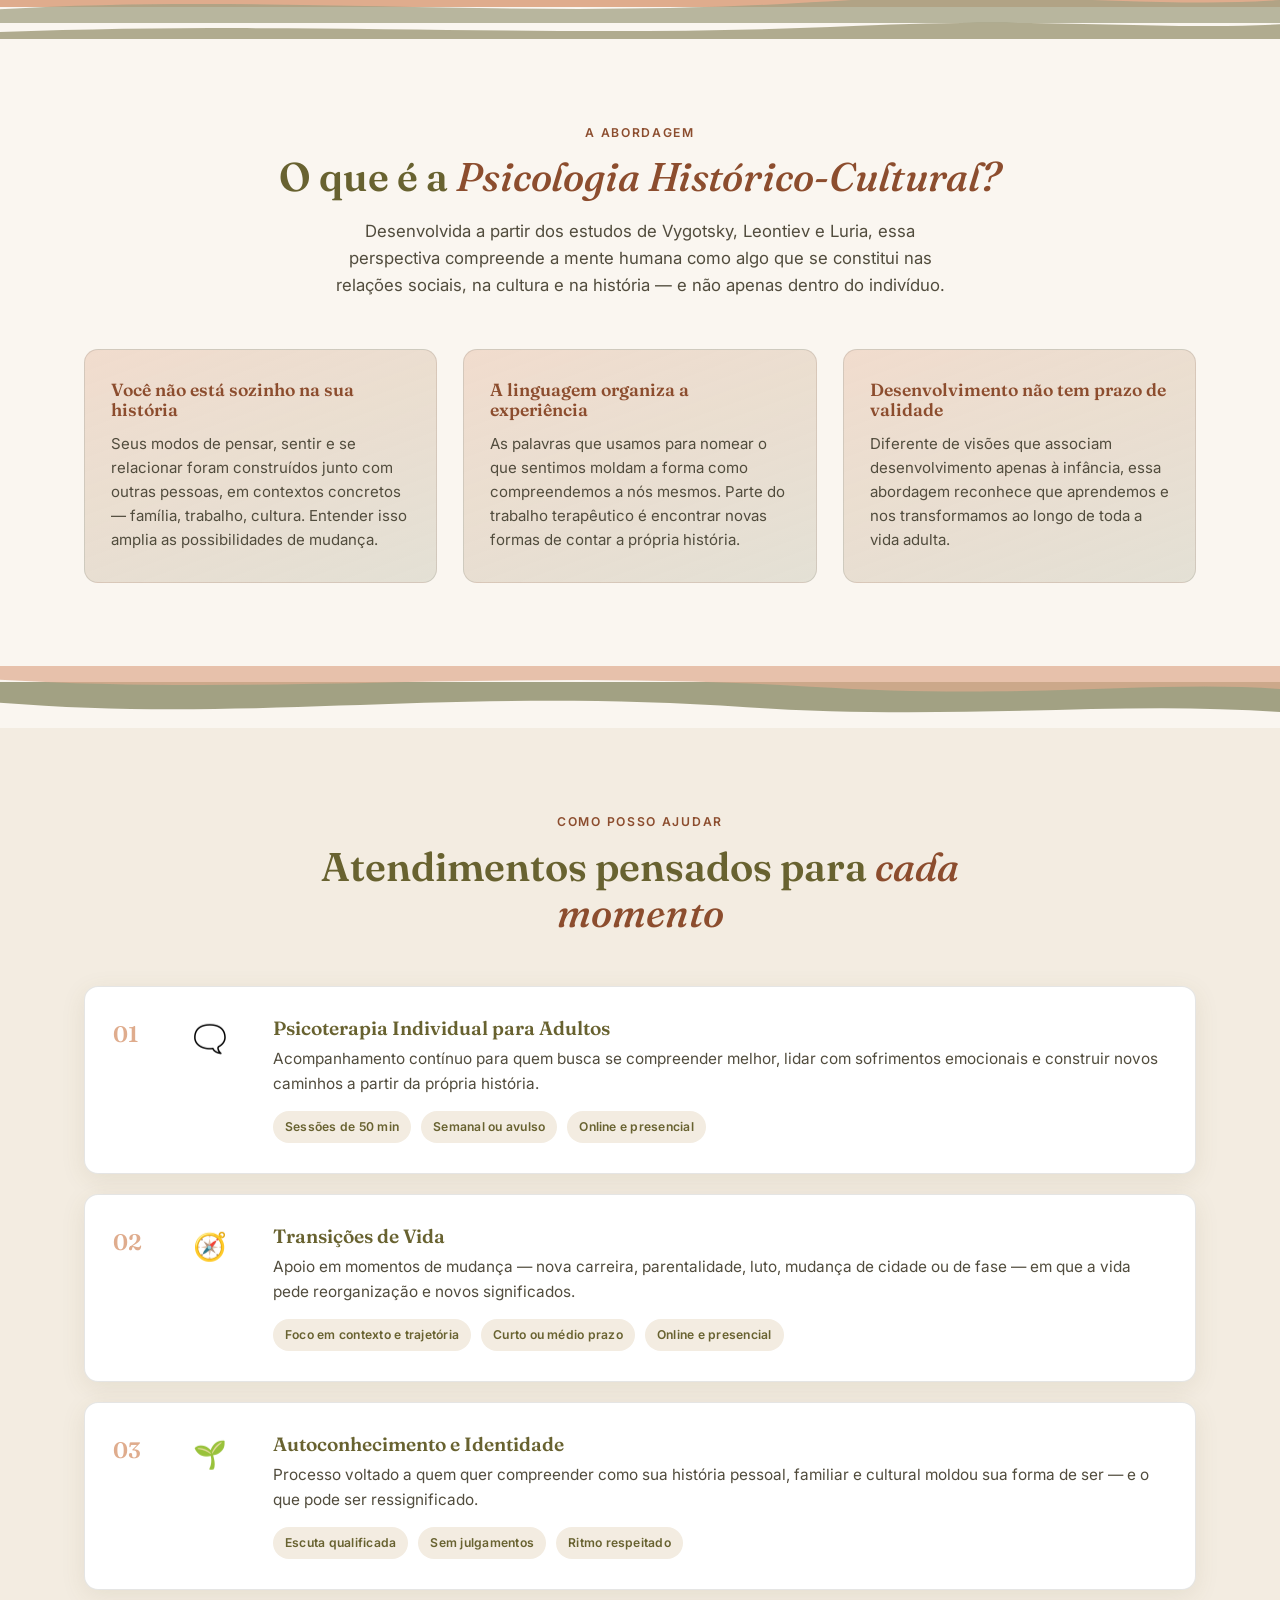
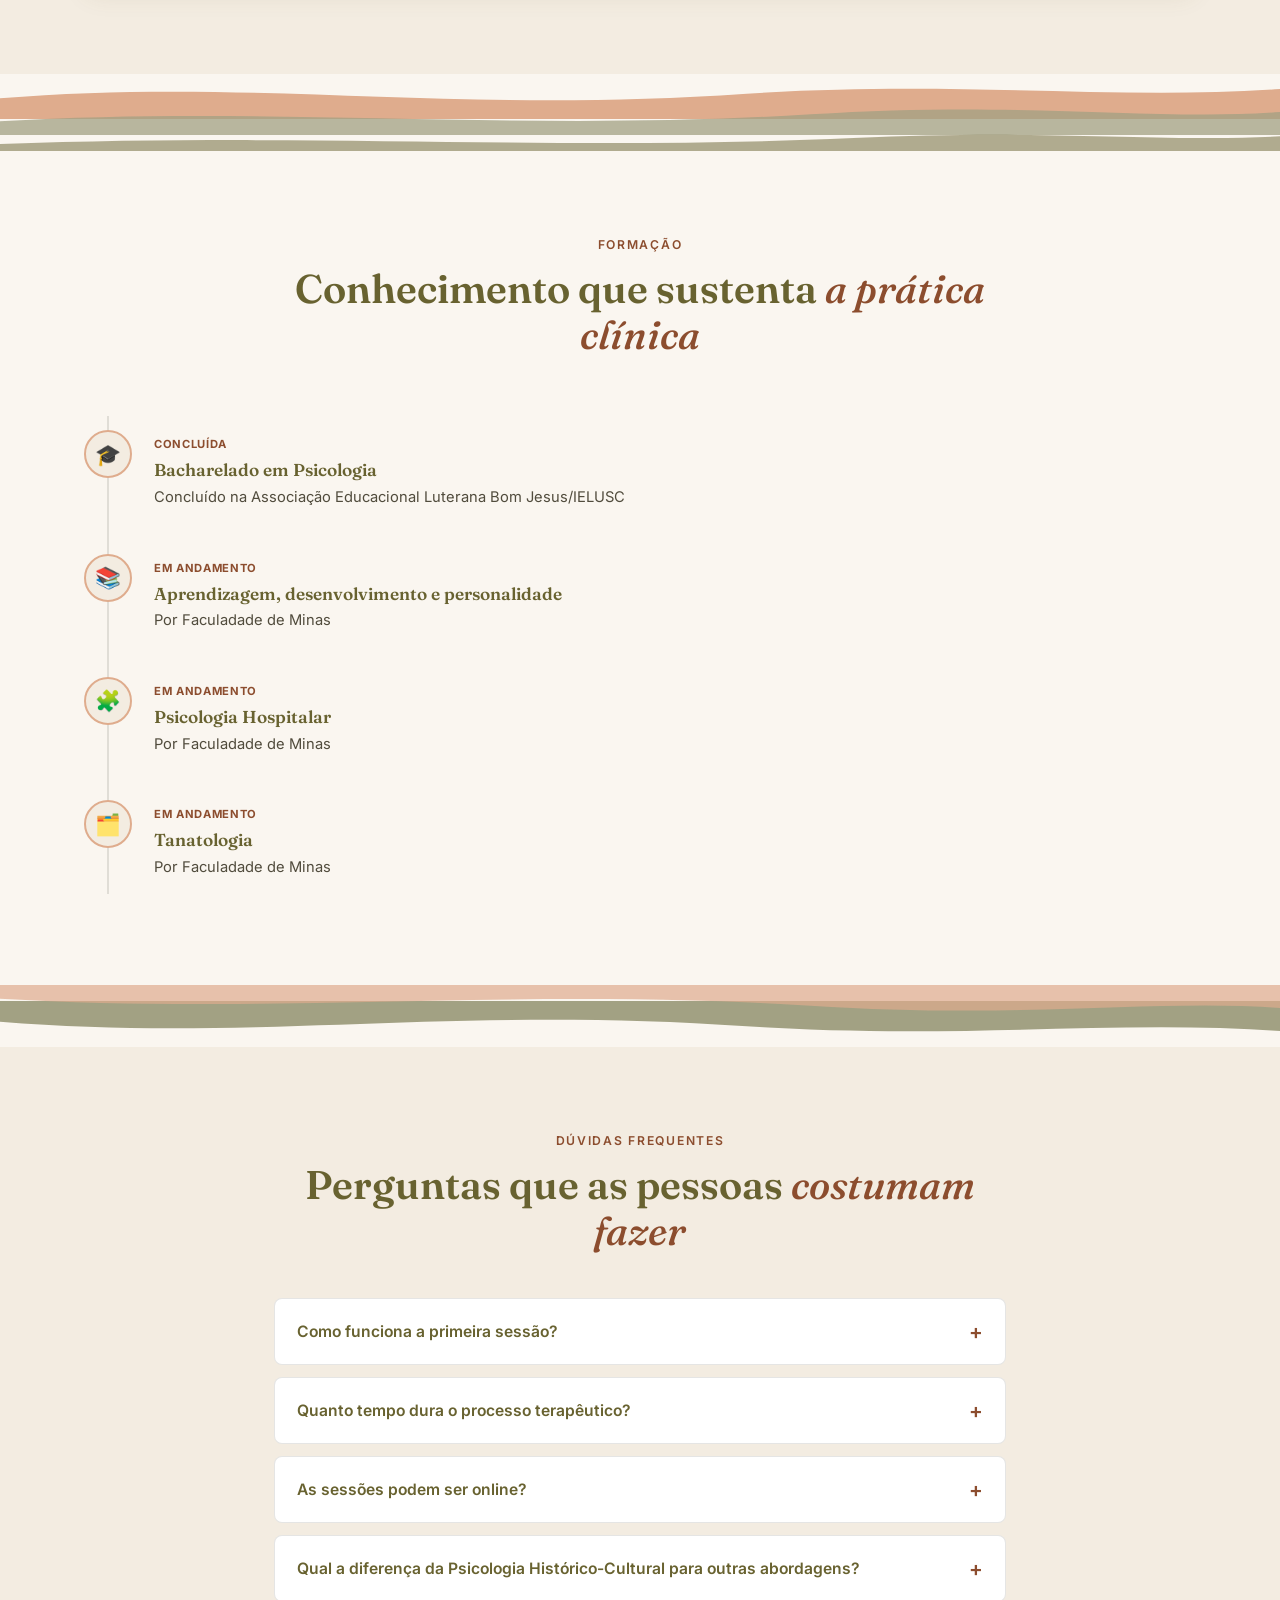
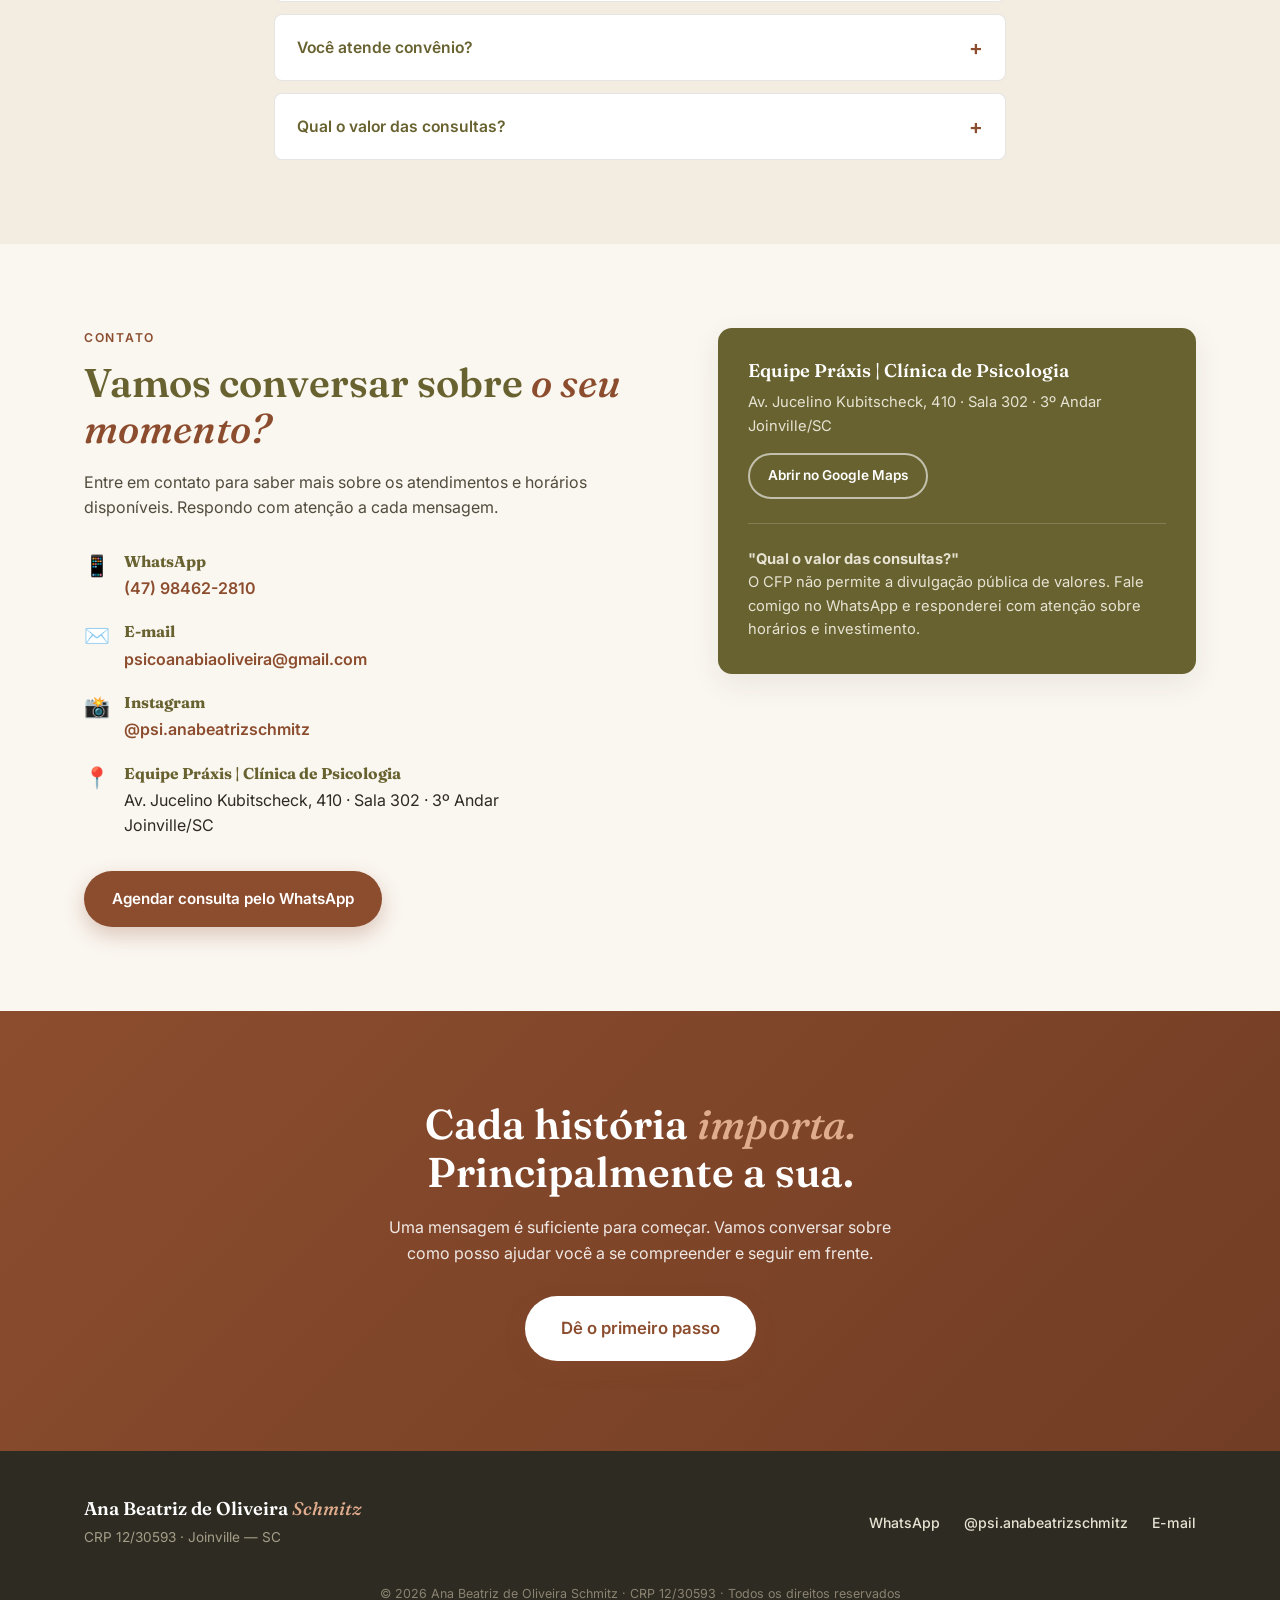
<file: backup/index.html>
<!DOCTYPE html>
<html lang="pt-BR">
<head>
<meta charset="UTF-8">
<meta name="viewport" content="width=device-width, initial-scale=1.0">
<title>Ana Beatriz Schmitz | Psicóloga Clínica — Psicologia Histórico-Cultural em Joinville</title>
<meta name="description" content="Ana Beatriz de Oliveira Schmitz, psicóloga clínica CRP 12/30593. Psicoterapia para adultos fundamentada na Psicologia Histórico-Cultural, em Joinville/SC e online. Agende uma conversa inicial.">
<meta name="keywords" content="psicóloga Joinville, psicologia histórico-cultural, psicoterapia adultos, Ana Beatriz Schmitz, terapia online, Vygotsky, psicóloga clínica SC">
<meta name="author" content="Ana Beatriz de Oliveira Schmitz">
<meta name="robots" content="index, follow">
<link rel="canonical" href="https://anabeatrizschmitz.com.br/">

<!-- Open Graph -->
<meta property="og:type" content="website">
<meta property="og:locale" content="pt_BR">
<meta property="og:title" content="Ana Beatriz Schmitz | Psicóloga Clínica — Psicologia Histórico-Cultural">
<meta property="og:description" content="Psicoterapia fundamentada na Psicologia Histórico-Cultural. Atendimento presencial em Joinville/SC e online. CRP 12/30593.">
<meta property="og:url" content="https://anabeatrizschmitz.com.br/">
<meta property="og:image" content="https://anabeatrizschmitz.com.br/img/og-cover.jpg">
<meta property="og:image:width" content="1200">
<meta property="og:image:height" content="630">

<!-- Twitter -->
<meta name="twitter:card" content="summary_large_image">
<meta name="twitter:title" content="Ana Beatriz Schmitz | Psicóloga Clínica">
<meta name="twitter:description" content="Psicoterapia fundamentada na Psicologia Histórico-Cultural. Joinville/SC e online.">
<meta name="twitter:image" content="https://anabeatrizschmitz.com.br/img/og-cover.jpg">

<meta name="format-detection" content="telephone=no">
<meta name="theme-color" content="#8c4d2e">

<link rel="preconnect" href="https://fonts.googleapis.com">
<link rel="preconnect" href="https://fonts.gstatic.com" crossorigin>
<link href="https://fonts.googleapis.com/css2?family=Fraunces:ital,opsz,wght@0,9..144,400;0,9..144,500;0,9..144,600;1,9..144,500;1,9..144,600&family=Inter:wght@400;500;600;700&display=swap" rel="stylesheet">

<link rel="stylesheet" href="style.css">

<!-- Schema.org: Psychologist / Local Business -->
<script type="application/ld+json">
{
  "@context": "https://schema.org",
  "@type": "Psychologist",
  "name": "Ana Beatriz de Oliveira Schmitz",
  "image": "https://anabeatrizschmitz.com.br/img/og-cover.jpg",
  "description": "Psicóloga clínica especializada em Psicologia Histórico-Cultural, atendimento a adultos em Joinville/SC e online.",
  "url": "https://anabeatrizschmitz.com.br/",
  "telephone": "+5547900000000",
  "priceRange": "$$",
  "medicalSpecialty": "Psychiatric",
  "address": {
    "@type": "PostalAddress",
    "streetAddress": "Rua Exemplo, 123 · Sala 45",
    "addressLocality": "Joinville",
    "addressRegion": "SC",
    "postalCode": "89201-000",
    "addressCountry": "BR"
  },
  "areaServed": "Joinville e região, atendimento online em todo o Brasil",
  "sameAs": [
    "https://instagram.com/psi.anabeatrizschmitz",
    "https://wa.me/5547900000000"
  ]
}
</script>
</head>
<body>

<a class="skip-link" href="#conteudo">Pular para o conteúdo</a>

<header class="site-header" id="siteHeader">
  <div class="header-inner">
    <a href="#topo" class="brand">
      <span class="brand-name">Ana Beatriz de Oliveira <em>Schmitz</em></span>
      <span class="brand-sub">CRP 12/30593 · Psicóloga Clínica</span>
    </a>

    <nav class="main-nav" id="mainNav" aria-label="Navegação principal">
      <ul>
        <li><a href="#sobre" class="nav-link">Sobre</a></li>
        <li><a href="#abordagem" class="nav-link">Abordagem</a></li>
        <li><a href="#atendimentos" class="nav-link">Atendimentos</a></li>
        <li><a href="#formacao" class="nav-link">Formação</a></li>
        <li><a href="#perguntas" class="nav-link">Perguntas</a></li>
        <li><a href="#contato" class="nav-link">Contato</a></li>
      </ul>
    </nav>

    <div class="header-actions">
      <a href="https://wa.me/5547984622810?text=Ol%C3%A1,%20gostaria%20de%20agendar%20uma%20sess%C3%A3o!" class="btn btn-primary btn-sm" target="_blank" rel="noopener">Agendar consulta</a>
      <button class="nav-toggle" id="navToggle" aria-expanded="false" aria-controls="mainNav" aria-label="Abrir menu">
        <span></span><span></span><span></span>
      </button>
    </div>
  </div>
</header>

<main id="conteudo">

  <!-- HERO -->
  <section class="hero" id="topo">
    <div class="hero-bg" aria-hidden="true"></div>
    <div class="hero-inner">
      <div class="hero-copy reveal">
        <p class="eyebrow">Psicologia Histórico-Cultural · Atendimento a adultos</p>
        <h1>Você é a história que viveu — <em>e a cultura que o formou.</em></h1>
        <p class="hero-lead">Psicoterapia fundamentada na Psicologia Histórico-Cultural, que compreende cada pessoa como resultado de sua trajetória, de seus vínculos e da cultura em que se desenvolveu. Um espaço de escuta cuidadosa para você se reconhecer e seguir em frente com mais autonomia.</p>
        <div class="hero-actions">
          <a href="https://wa.me/5547984622810?text=Ol%C3%A1,%20gostaria%20de%20agendar%20uma%20sess%C3%A3o!" class="btn btn-primary" target="_blank" rel="noopener">Agendar uma conversa inicial</a>
          <a href="#abordagem" class="btn btn-ghost">Conhecer a abordagem</a>
        </div>
        <ul class="hero-tags">
          <li>CRP 12/30593 ativo</li>
          <li>Presencial em Joinville/SC · Online</li>
          <li>Sigilo profissional garantido</li>
        </ul>
      </div>

      <div class="hero-visual reveal" aria-hidden="true">
        <div class="portrait-frame">
            <img src="src/photo_3.jpg" alt="Retrato de Ana Beatriz de Oliveira Schmitz" width="480" height="520" style="clip-path: url(#pgrad);"/>
        </div>
      </div>
    </div>

    <ul class="trust-strip reveal">
      <li><span class="trust-ico">🎓</span><div><strong>CRP 12/30593</strong><small>Registro ativo no CRP</small></div></li>
      <li><span class="trust-ico">🧭</span><div><strong>Histórico-Cultural</strong><small>Abordagem teórica consistente</small></div></li>
      <li><span class="trust-ico">📍</span><div><strong>Joinville/SC</strong><small>Presencial e online</small></div></li>
    </ul>
  </section>

  <div class="strata" aria-hidden="true">
    <svg viewBox="0 0 1200 100" preserveAspectRatio="none"><path d="M0,55 C240,10 420,90 700,45 C900,15 1040,60 1200,35 L1200,100 L0,100 Z" fill="#dfac8d"></path></svg>
    <svg viewBox="0 0 1200 100" preserveAspectRatio="none"><path d="M0,70 C260,35 480,95 760,55 C960,25 1080,70 1200,50 L1200,100 L0,100 Z" fill="#a2a183" opacity="0.75"></path></svg>
    <svg viewBox="0 0 1200 100" preserveAspectRatio="none"><path d="M0,85 C300,60 520,100 800,72 C980,52 1100,82 1200,68 L1200,100 L0,100 Z" fill="#686230" opacity="0.5"></path></svg>
  </div>

  <!-- SINAIS / VOCE ESTA NO LUGAR CERTO -->
  <section class="section section-signs" id="sinais">
    <div class="container">
      <p class="eyebrow eyebrow-center">Você está no lugar certo se...</p>
      <h2 class="section-title center">Alguma dessas situações <em>faz sentido pra você?</em></h2>
      <p class="section-lead center">Nem sempre sabemos nomear o que sentimos — só percebemos que algo mudou, ou que se repete. Estes são alguns dos motivos mais comuns que levam pessoas a procurar psicoterapia.</p>

      <div class="grid grid-3">
        <article class="card-sign reveal">
          <span class="sign-ico">😮‍💨</span>
          <h3>Exaustão emocional persistente</h3>
          <p>Sensação de estar sempre no limite, sobrecarregado, sem energia para as próprias escolhas.</p>
        </article>
        <article class="card-sign reveal">
          <span class="sign-ico">🔁</span>
          <h3>Relações que se repetem</h3>
          <p>Padrões de relacionamento que voltam sempre da mesma forma, sem entender muito bem por quê.</p>
        </article>
        <article class="card-sign reveal">
          <span class="sign-ico">🧭</span>
          <h3>Transições importantes</h3>
          <p>Mudança de carreira, maternidade ou paternidade, luto, mudança de cidade — todo início pede suporte.</p>
        </article>
        <article class="card-sign reveal">
          <span class="sign-ico">🪞</span>
          <h3>Dúvidas sobre quem você é</h3>
          <p>Sensação de não pertencimento, questões de identidade pessoal, familiar ou cultural.</p>
        </article>
        <article class="card-sign reveal">
          <span class="sign-ico">📖</span>
          <h3>Dificuldade de dar sentido à própria história</h3>
          <p>Vontade de compreender como sua trajetória chegou até aqui — e para onde pode seguir.</p>
        </article>
        <article class="card-sign reveal">
          <span class="sign-ico">💭</span>
          <h3>Ansiedade e sobrecarga do cotidiano</h3>
          <p>Preocupações constantes, dificuldade de desacelerar, pensamentos que não dão trégua.</p>
        </article>
      </div>

      <p class="signs-note reveal">Se você se identificou com algum desses pontos, <strong>uma conversa inicial já é suficiente</strong> para entendermos juntas se o acompanhamento é indicado para o seu momento.</p>
      <div class="center-cta reveal">
        <a href="https://wa.me/5547984622810?text=Ol%C3%A1,%20gostaria%20de%20agendar%20uma%20sess%C3%A3o!" class="btn btn-primary" target="_blank" rel="noopener">Quero conversar sobre meu momento</a>
      </div>
    </div>
  </section>

  <div class="strata strata-flip" aria-hidden="true">
    <svg viewBox="0 0 1200 100" preserveAspectRatio="none"><path d="M0,55 C240,10 420,90 700,45 C900,15 1040,60 1200,35 L1200,100 L0,100 Z" fill="#a2a183"></path></svg>
    <svg viewBox="0 0 1200 100" preserveAspectRatio="none"><path d="M0,70 C260,35 480,95 760,55 C960,25 1080,70 1200,50 L1200,100 L0,100 Z" fill="#dfac8d" opacity="0.7"></path></svg>
  </div>

  <!-- SOBRE -->
  <section class="section section-about" id="sobre">
    <div class="container about-grid">
      <div class="about-visual reveal">
        <div class="about-photo">
          <img src="src/photo_4.jpg" alt="Retrato de Ana Beatriz de Oliveira Schmitz" width="auto" height="auto" style="clip-path: url(#pgrad);"/>
        </div>
      </div>

      <div class="about-copy">
        <p class="eyebrow">Sobre mim</p>
        <h2 class="section-title">Prazer, sou <em>Ana Beatriz de Oliveira Schmitz</em></h2>
        <p>Sou psicóloga clínica, CRP 12/30593, com formação voltada à Psicologia Histórico-Cultural — uma abordagem que compreende o ser humano como um sujeito constituído nas relações, na linguagem e na cultura em que vive, e não como algo pronto ou isolado de sua história.</p>
        <p>Acredito que compreender a própria trajetória — as relações que nos formaram, os contextos que atravessamos, os significados que construímos — é um caminho poderoso para lidar com o presente e escrever os próximos capítulos com mais consciência e autonomia. Meu trabalho une rigor teórico a uma escuta verdadeiramente atenta a cada pessoa que chega até mim.</p>
        <p>Atendo adultos em processo de autoconhecimento, transições de vida, sobrecarga emocional e questões de identidade.</p>

        <h3 class="mini-title">O que guia meu trabalho</h3>
        <ol class="principles">
          <li>
            <span class="principle-num">01</span>
            <div><strong>Sujeito histórico</strong><p>Cada pessoa é compreendida dentro da sua trajetória de vida, não isolada dela.</p></div>
          </li>
          <li>
            <span class="principle-num">02</span>
            <div><strong>Mediação cultural</strong><p>Linguagem, símbolos e relações moldam a forma como pensamos, sentimos e agimos.</p></div>
          </li>
          <li>
            <span class="principle-num">03</span>
            <div><strong>Desenvolvimento contínuo</strong><p>Mudança é possível em qualquer fase da vida adulta — não só na infância.</p></div>
          </li>
          <li>
            <span class="principle-num">04</span>
            <div><strong>Vínculo terapêutico genuíno</strong><p>A relação entre terapeuta e paciente como espaço real de transformação.</p></div>
          </li>
        </ol>
      </div>
    </div>
  </section>

  <div class="strata" aria-hidden="true">
    <svg viewBox="0 0 1200 100" preserveAspectRatio="none"><path d="M0,55 C240,10 420,90 700,45 C900,15 1040,60 1200,35 L1200,100 L0,100 Z" fill="#dfac8d"></path></svg>
    <svg viewBox="0 0 1200 100" preserveAspectRatio="none"><path d="M0,70 C260,35 480,95 760,55 C960,25 1080,70 1200,50 L1200,100 L0,100 Z" fill="#a2a183" opacity="0.75"></path></svg>
    <svg viewBox="0 0 1200 100" preserveAspectRatio="none"><path d="M0,85 C300,60 520,100 800,72 C980,52 1100,82 1200,68 L1200,100 L0,100 Z" fill="#686230" opacity="0.5"></path></svg>
  </div>

  <!-- ABORDAGEM -->
  <section class="section section-approach" id="abordagem">
    <div class="container">
      <p class="eyebrow eyebrow-center">A abordagem</p>
      <h2 class="section-title center">O que é a <em>Psicologia Histórico-Cultural?</em></h2>
      <p class="section-lead center">Desenvolvida a partir dos estudos de Vygotsky, Leontiev e Luria, essa perspectiva compreende a mente humana como algo que se constitui nas relações sociais, na cultura e na história — e não apenas dentro do indivíduo.</p>

      <div class="grid grid-3 approach-grid">
        <article class="card-approach reveal">
          <h3>Você não está sozinho na sua história</h3>
          <p>Seus modos de pensar, sentir e se relacionar foram construídos junto com outras pessoas, em contextos concretos — família, trabalho, cultura. Entender isso amplia as possibilidades de mudança.</p>
        </article>
        <article class="card-approach reveal">
          <h3>A linguagem organiza a experiência</h3>
          <p>As palavras que usamos para nomear o que sentimos moldam a forma como compreendemos a nós mesmos. Parte do trabalho terapêutico é encontrar novas formas de contar a própria história.</p>
        </article>
        <article class="card-approach reveal">
          <h3>Desenvolvimento não tem prazo de validade</h3>
          <p>Diferente de visões que associam desenvolvimento apenas à infância, essa abordagem reconhece que aprendemos e nos transformamos ao longo de toda a vida adulta.</p>
        </article>
      </div>
    </div>
  </section>

  <div class="strata strata-flip" aria-hidden="true">
    <svg viewBox="0 0 1200 100" preserveAspectRatio="none"><path d="M0,55 C240,10 420,90 700,45 C900,15 1040,60 1200,35 L1200,100 L0,100 Z" fill="#a2a183"></path></svg>
    <svg viewBox="0 0 1200 100" preserveAspectRatio="none"><path d="M0,70 C260,35 480,95 760,55 C960,25 1080,70 1200,50 L1200,100 L0,100 Z" fill="#dfac8d" opacity="0.7"></path></svg>
  </div>

  <!-- ATENDIMENTOS -->
  <section class="section section-services" id="atendimentos">
    <div class="container">
      <p class="eyebrow eyebrow-center">Como posso ajudar</p>
      <h2 class="section-title center">Atendimentos pensados para <em>cada momento</em></h2>

      <div class="services-list">
        <article class="service-item reveal">
          <div class="service-num">01</div>
          <div class="service-ico">🗨️</div>
          <div class="service-body">
            <h3>Psicoterapia Individual para Adultos</h3>
            <p>Acompanhamento contínuo para quem busca se compreender melhor, lidar com sofrimentos emocionais e construir novos caminhos a partir da própria história.</p>
            <ul class="service-meta">
              <li>Sessões de 50 min</li>
              <li>Semanal ou avulso</li>
              <li>Online e presencial</li>
            </ul>
          </div>
        </article>

        <article class="service-item reveal">
          <div class="service-num">02</div>
          <div class="service-ico">🧭</div>
          <div class="service-body">
            <h3>Transições de Vida</h3>
            <p>Apoio em momentos de mudança — nova carreira, parentalidade, luto, mudança de cidade ou de fase — em que a vida pede reorganização e novos significados.</p>
            <ul class="service-meta">
              <li>Foco em contexto e trajetória</li>
              <li>Curto ou médio prazo</li>
              <li>Online e presencial</li>
            </ul>
          </div>
        </article>

        <article class="service-item reveal">
          <div class="service-num">03</div>
          <div class="service-ico">🌱</div>
          <div class="service-body">
            <h3>Autoconhecimento e Identidade</h3>
            <p>Processo voltado a quem quer compreender como sua história pessoal, familiar e cultural moldou sua forma de ser — e o que pode ser ressignificado.</p>
            <ul class="service-meta">
              <li>Escuta qualificada</li>
              <li>Sem julgamentos</li>
              <li>Ritmo respeitado</li>
            </ul>
          </div>
        </article>
      </div>
    </div>
  </section>

  <div class="strata" aria-hidden="true">
    <svg viewBox="0 0 1200 100" preserveAspectRatio="none"><path d="M0,55 C240,10 420,90 700,45 C900,15 1040,60 1200,35 L1200,100 L0,100 Z" fill="#dfac8d"></path></svg>
    <svg viewBox="0 0 1200 100" preserveAspectRatio="none"><path d="M0,70 C260,35 480,95 760,55 C960,25 1080,70 1200,50 L1200,100 L0,100 Z" fill="#a2a183" opacity="0.75"></path></svg>
    <svg viewBox="0 0 1200 100" preserveAspectRatio="none"><path d="M0,85 C300,60 520,100 800,72 C980,52 1100,82 1200,68 L1200,100 L0,100 Z" fill="#686230" opacity="0.5"></path></svg>
  </div>

  <!-- FORMAÇÃO -->
  <section class="section section-formation" id="formacao">
    <div class="container">
      <p class="eyebrow eyebrow-center">Formação</p>
      <h2 class="section-title center">Conhecimento que sustenta <em>a prática clínica</em></h2>

      <div class="timeline">
        <div class="timeline-item reveal">
          <span class="timeline-ico">🎓</span>
          <div>
            <span class="timeline-tag">Concluída</span>
            <h3>Bacharelado em Psicologia</h3>
            <p>Concluído na Associação Educacional Luterana Bom Jesus/IELUSC</p>
          </div>
        </div>
        <div class="timeline-item reveal">
          <span class="timeline-ico">📚</span>
          <div>
            <span class="timeline-tag">Em andamento</span>
            <h3>Aprendizagem, desenvolvimento e personalidade</h3>
            <p>Por Faculadade de Minas</p>
          </div>
        </div>
        <div class="timeline-item reveal">
          <span class="timeline-ico">🧩</span>
          <div>
            <span class="timeline-tag">Em andamento</span>
            <h3>Psicologia Hospitalar</h3>
            <p>Por Faculadade de Minas</p>
          </div>
        </div>
        <div class="timeline-item reveal">
          <span class="timeline-ico">🗂️</span>
          <div>
            <span class="timeline-tag">Em andamento</span>
            <h3>Tanatologia</h3>
            <p>Por Faculadade de Minas</p>
          </div>
        </div>
      </div>
    </div>
  </section>

  <div class="strata strata-flip" aria-hidden="true">
    <svg viewBox="0 0 1200 100" preserveAspectRatio="none"><path d="M0,55 C240,10 420,90 700,45 C900,15 1040,60 1200,35 L1200,100 L0,100 Z" fill="#a2a183"></path></svg>
    <svg viewBox="0 0 1200 100" preserveAspectRatio="none"><path d="M0,70 C260,35 480,95 760,55 C960,25 1080,70 1200,50 L1200,100 L0,100 Z" fill="#dfac8d" opacity="0.7"></path></svg>
  </div>

  <!-- FAQ -->
  <section class="section section-faq" id="perguntas">
    <div class="container container-narrow">
      <p class="eyebrow eyebrow-center">Dúvidas frequentes</p>
      <h2 class="section-title center">Perguntas que as pessoas <em>costumam fazer</em></h2>

      <div class="faq-list">
        <div class="faq-item reveal">
          <button class="faq-question" aria-expanded="false">
            Como funciona a primeira sessão?
            <span class="faq-plus">+</span>
          </button>
          <div class="faq-answer">
            <p>A primeira sessão é dedicada a conhecer sua história e entender o que te trouxe até aqui. É um espaço sem pressa, para construirmos juntas o melhor caminho de acompanhamento.</p>
          </div>
        </div>
        <div class="faq-item reveal">
          <button class="faq-question" aria-expanded="false">
            Quanto tempo dura o processo terapêutico?
            <span class="faq-plus">+</span>
          </button>
          <div class="faq-answer">
            <p>Varia de pessoa para pessoa. Alguns processos são mais breves, focados em uma questão específica; outros são contínuos, voltados a um acompanhamento mais amplo. Isso é definido em conjunto, conforme o seu objetivo.</p>
          </div>
        </div>
        <div class="faq-item reveal">
          <button class="faq-question" aria-expanded="false">
            As sessões podem ser online?
            <span class="faq-plus">+</span>
          </button>
          <div class="faq-answer">
            <p>Sim. Atendo tanto presencialmente em Joinville/SC quanto online, para pacientes de qualquer lugar do Brasil, com a mesma qualidade de escuta e cuidado.</p>
          </div>
        </div>
        <div class="faq-item reveal">
          <button class="faq-question" aria-expanded="false">
            Qual a diferença da Psicologia Histórico-Cultural para outras abordagens?
            <span class="faq-plus">+</span>
          </button>
          <div class="faq-answer">
            <p>Em vez de olhar apenas para sintomas isolados, essa abordagem entende a pessoa dentro do seu contexto histórico, social e cultural — buscando compreender como suas experiências e relações moldaram quem você é hoje.</p>
          </div>
        </div>
        <div class="faq-item reveal">
          <button class="faq-question" aria-expanded="false">
            Você atende convênio?
            <span class="faq-plus">+</span>
          </button>
          <div class="faq-answer">
            <p>O atendimento é particular. São emitidos recibos para reembolso junto ao plano de saúde, conforme a cobertura de cada operadora.</p>
          </div>
        </div>
        <div class="faq-item reveal">
          <button class="faq-question" aria-expanded="false">
            Qual o valor das consultas?
            <span class="faq-plus">+</span>
          </button>
          <div class="faq-answer">
            <p>O Conselho Federal de Psicologia (CFP) não permite a divulgação pública de valores. Envie uma mensagem no WhatsApp e responderei com atenção sobre valores e horários disponíveis.</p>
          </div>
        </div>
      </div>
    </div>
  </section>

  <!-- CONTATO -->
  <section class="section section-contact" id="contato">
    <div class="container contact-grid">
      <div class="contact-copy reveal">
        <p class="eyebrow">Contato</p>
        <h2 class="section-title">Vamos conversar sobre <em>o seu momento?</em></h2>
        <p>Entre em contato para saber mais sobre os atendimentos e horários disponíveis. Respondo com atenção a cada mensagem.</p>

        <ul class="contact-list">
          <li>
            <span class="contact-ico">📱</span>
            <div><strong>WhatsApp</strong><a href="https://wa.me/5547984622810?text=Ol%C3%A1,%20gostaria%20de%20agendar%20uma%20sess%C3%A3o!" target="_blank" rel="noopener">(47) 98462-2810</a></div>
          </li>
          <li>
            <span class="contact-ico">✉️</span>
            <div><strong>E-mail</strong><a href="mailto:psicoanabiaoliveira@gmail.com">psicoanabiaoliveira@gmail.com</a></div>
          </li>
          <li>
            <span class="contact-ico">📸</span>
            <div><strong>Instagram</strong><a href="https://www.instagram.com/psico_anaschmitz/" target="_blank" rel="noopener">@psi.anabeatrizschmitz</a></div>
          </li>
          <li>
            <span class="contact-ico">📍</span>
            <div><strong>Equipe Práxis | Clínica de Psicologia</strong><span>Av. Jucelino Kubitscheck, 410 · Sala 302 · 3º Andar<br>Joinville/SC</span></div>
          </li>
        </ul>

        <a href="https://wa.me/5547984622810?text=Ol%C3%A1,%20gostaria%20de%20agendar%20uma%20sess%C3%A3o!" class="btn btn-primary" target="_blank" rel="noopener">Agendar consulta pelo WhatsApp</a>
      </div>

      <div class="contact-card reveal">
        <h3>Equipe Práxis | Clínica de Psicologia</h3>
        <p>Av. Jucelino Kubitscheck, 410 · Sala 302 · 3º Andar<br>Joinville/SC</p>
        <a href="https://www.google.com/maps/dir//Equipe+Pr%C3%A1xis+%7C+Cl%C3%ADnica+de+Psicologia+-+Av.+Juscelino+Kubitscheck,+410+-+Centro,+Joinville+-+SC,+89201-906/data=!4m6!4m5!1m1!4e2!1m2!1m1!1s0x94deb1d3486e1c97:0x59da8d7d6d53e868?sa=X&ved=1t:57443&ictx=111" target="_blank" rel="noopener" class="btn btn-ghost btn-sm">Abrir no Google Maps</a>
        <hr>
        <p class="fee-note"><strong>"Qual o valor das consultas?"</strong><br>O CFP não permite a divulgação pública de valores. Fale comigo no WhatsApp e responderei com atenção sobre horários e investimento.</p>
      </div>
    </div>
  </section>

  <!-- CTA FINAL -->
  <section class="section-final-cta">
    <div class="container">
      <h2>Cada história <em>importa.</em> Principalmente a sua.</h2>
      <p>Uma mensagem é suficiente para começar. Vamos conversar sobre como posso ajudar você a se compreender e seguir em frente.</p>
      <a href="https://wa.me/5547984622810?text=Ol%C3%A1,%20gostaria%20de%20agendar%20uma%20sess%C3%A3o!" class="btn btn-primary btn-lg" target="_blank" rel="noopener">Dê o primeiro passo</a>
    </div>
  </section>

</main>

<footer class="site-footer">
  <div class="container footer-grid">
    <div>
      <span class="brand-name">Ana Beatriz de Oliveira <em>Schmitz</em></span>
      <p>CRP 12/30593 · Joinville — SC</p>
    </div>
    <div class="footer-links">
      <a href="https://wa.me/5547984622810?text=Ol%C3%A1,%20gostaria%20de%20agendar%20uma%20sess%C3%A3o!" target="_blank" rel="noopener">WhatsApp</a>
      <a href="https://instagram.com/psi.anabeatrizschmitz" target="_blank" rel="noopener">@psi.anabeatrizschmitz</a>
      <a href="mailto:contato@anabeatrizschmitz.com.br">E-mail</a>
    </div>
  </div>
  <p class="footer-copy">© <span id="year"></span> Ana Beatriz de Oliveira Schmitz · CRP 12/30593 · Todos os direitos reservados</p>
</footer>

<a class="whatsapp-float" href="https://wa.me/5547984622810?text=Ol%C3%A1,%20gostaria%20de%20agendar%20uma%20sess%C3%A3o!" target="_blank" rel="noopener" aria-label="Conversar no WhatsApp">
  <svg viewBox="0 0 32 32" width="26" height="26" fill="#faf6f0"><path d="M16 2.9C8.8 2.9 2.9 8.8 2.9 16c0 2.5.7 4.9 1.9 7L3 29l6.2-1.6c2 1.1 4.3 1.7 6.8 1.7 7.2 0 13.1-5.9 13.1-13.1S23.2 2.9 16 2.9zm0 23.8c-2.2 0-4.3-.6-6.1-1.7l-.4-.3-4.1 1.1 1.1-4-.3-.4C5 19.4 4.4 17.7 4.4 16c0-6.4 5.2-11.6 11.6-11.6S27.6 9.6 27.6 16 22.4 26.7 16 26.7zm6.4-8.7c-.3-.2-2-1-2.3-1.1-.3-.1-.5-.2-.8.2-.2.3-.9 1.1-1.1 1.3-.2.2-.4.2-.7.1-.3-.2-1.4-.5-2.7-1.7-1-.9-1.7-2-1.9-2.3-.2-.3 0-.5.1-.7.1-.1.3-.4.5-.5.2-.2.2-.3.3-.5.1-.2 0-.4 0-.6 0-.2-.8-1.9-1.1-2.6-.3-.7-.6-.6-.8-.6h-.7c-.2 0-.6.1-.9.4-.3.3-1.2 1.2-1.2 2.9s1.2 3.4 1.4 3.6c.2.2 2.4 3.7 5.8 5.1.8.3 1.5.6 2 .7.8.3 1.6.2 2.2.1.7-.1 2-.8 2.3-1.6.3-.8.3-1.4.2-1.6-.1-.1-.3-.2-.6-.4z"/></svg>
</a>

<script src="script.js"></script>
</body>
</html>
</file>
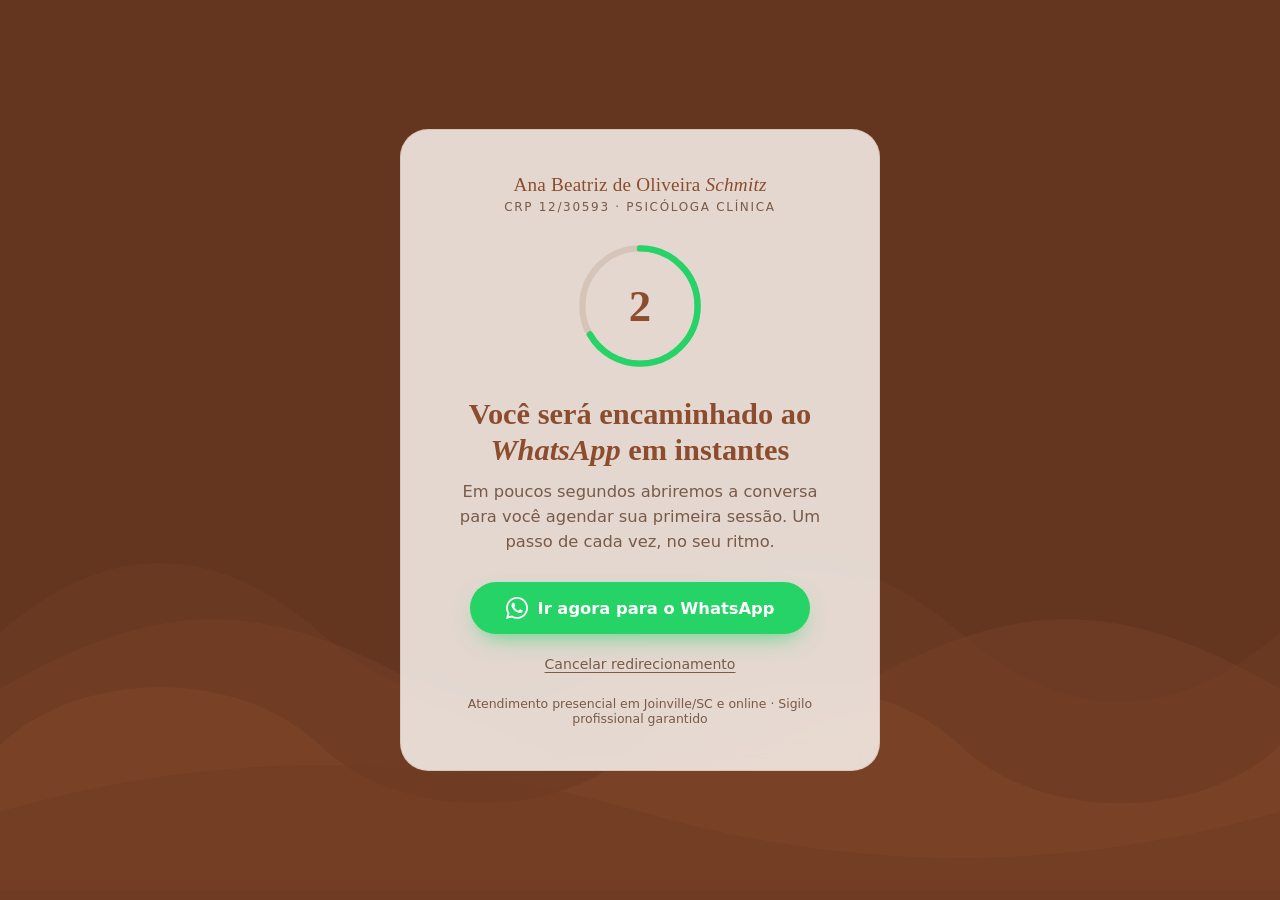
<file: redirecionamento-whatsapp.html>
<!DOCTYPE html>
<html lang="pt-BR">
<head>
<meta charset="UTF-8">
<meta name="viewport" content="width=device-width, initial-scale=1, viewport-fit=cover">
<meta name="robots" content="noindex, follow">
<meta name="theme-color" content="#8c4d2e">
<title>Redirecionando para o WhatsApp | Ana Beatriz Schmitz – Psicóloga</title>
<meta name="description" content="Você será encaminhado ao WhatsApp da psicóloga Ana Beatriz Schmitz (CRP 12/30593) em instantes.">

<style>
  :root {
    --bg-1: #fbf4ee;
    --bg-2: #f1e0d1;
    --ink: #8c4d2e;
    --ink-soft: #7a5a48;
    --brand: #8c4d2e;
    --brand-dark: #6e3b22;
    --card: rgba(255, 252, 248, 0.82);
    --card-border: rgba(140, 77, 46, 0.14);
    --wa: #25d366;
    --wa-dark: #1ebe5b;
    --wave-1: rgba(140, 77, 46, 0.16);
    --wave-2: rgba(140, 77, 46, 0.24);
    --wave-3: rgba(140, 77, 46, 0.34);
    --wave-4: rgba(110, 59, 34, 0.5);
  }

  @media (prefers-color-scheme: dark) {
    :root:not([data-theme="light"]) {
      --bg-1: #1f130d;
      --bg-2: #2c1a11;
      --ink: #f6e9de;
      --ink-soft: #cdb3a1;
      --brand: #d79a74;
      --brand-dark: #b97d58;
      --card: rgba(44, 28, 20, 0.8);
      --card-border: rgba(215, 154, 116, 0.2);
      --wave-1: rgba(215, 154, 116, 0.1);
      --wave-2: rgba(215, 154, 116, 0.16);
      --wave-3: rgba(215, 154, 116, 0.24);
      --wave-4: rgba(185, 125, 88, 0.36);
    }
  }

  *, *::before, *::after { box-sizing: border-box; }

  html, body { height: 100%; margin: 0; }

  body {
    font-family: "Segoe UI", system-ui, -apple-system, "Helvetica Neue", Arial, sans-serif;
    color: var(--ink);
    background: #643620;
    background-attachment: fixed;
    min-height: 100%;
    overflow-x: hidden;
    padding: env(safe-area-inset-top, 0) 0 env(safe-area-inset-bottom, 0);
    -webkit-font-smoothing: antialiased;
  }

  /* ---------- Ondas ---------- */
  .waves {
    position: fixed;
    left: 0; right: 0; bottom: 0;
    height: 55vh;
    min-height: 260px;
    pointer-events: none;
    z-index: 0;
    overflow: hidden;
  }
  .wave-layer {
    position: absolute;
    left: 0; bottom: 0;
    width: 200%;
    height: 100%;
    display: flex;
    will-change: transform;
  }
  .wave-layer svg {
    flex: 0 0 50%;
    width: 50%;
    height: 100%;
    display: block;
  }
  .wave-layer.l1 { animation: drift 28s linear infinite; }
  .wave-layer.l2 { animation: drift 20s linear infinite reverse; }
  .wave-layer.l3 { animation: drift 14s linear infinite; }
  .wave-layer.l4 { animation: drift 9s linear infinite reverse; }
  .wave-layer.l1 svg path { fill: var(--wave-1); }
  .wave-layer.l2 svg path { fill: var(--wave-2); }
  .wave-layer.l3 svg path { fill: var(--wave-3); }
  .wave-layer.l4 svg path { fill: var(--wave-4); }

  /* leve "respiração" vertical para dar profundidade */
  .wave-layer.l1 { bottom: 4%;  }
  .wave-layer.l2 { bottom: 2%;  }
  .wave-layer.l3 { bottom: 0;   }
  .wave-layer.l4 { bottom: -4%; }

  @keyframes drift {
    from { transform: translate3d(0, 0, 0); }
    to   { transform: translate3d(-50%, 0, 0); }
  }

  /* ---------- Conteúdo ---------- */
  main {
    position: relative;
    z-index: 1;
    min-height: 100vh;
    min-height: 100dvh;
    display: flex;
    align-items: center;
    justify-content: center;
    padding: clamp(16px, 5vw, 40px);
  }

  .card {
    width: 100%;
    max-width: 480px;
    text-align: center;
    padding: clamp(28px, 7vw, 44px) clamp(22px, 6vw, 40px);
    background: var(--card);
    border: 1px solid var(--card-border);
    border-radius: 28px;
    -webkit-backdrop-filter: blur(14px);
    backdrop-filter: blur(14px);
    animation: rise .8s cubic-bezier(.2,.7,.2,1) both;
  }
  @keyframes rise {
    from { opacity: 0; transform: translateY(18px); }
    to   { opacity: 1; transform: none; }
  }

  .brand {
    margin: 0 0 4px;
    font-family: Georgia, "Times New Roman", serif;
    font-size: clamp(1.05rem, 3.6vw, 1.2rem);
    color: var(--brand);
    letter-spacing: .01em;
  }
  .brand em { font-style: italic; }
  .crp {
    margin: 0 0 clamp(20px, 5vw, 28px);
    font-size: .75rem;
    letter-spacing: .14em;
    text-transform: uppercase;
    color: var(--ink-soft);
  }

  /* contador circular */
  .timer {
    position: relative;
    width: 128px;
    height: 128px;
    margin: 0 auto clamp(18px, 5vw, 26px);
  }
  .timer svg { width: 100%; height: 100%; transform: rotate(-90deg); }
  .timer .track { fill: none; stroke: var(--card-border); stroke-width: 6; }
  .timer .bar {
    fill: none;
    stroke: var(--wa);
    stroke-width: 6;
    stroke-linecap: round;
    stroke-dasharray: 339.292;
    stroke-dashoffset: 0;
    transition: stroke-dashoffset 1s linear;
  }
  .timer .count {
    position: absolute;
    inset: 0;
    display: grid;
    place-items: center;
    font-family: Georgia, "Times New Roman", serif;
    font-size: 2.8rem;
    font-weight: 600;
    color: var(--ink);
  }

  h1 {
    margin: 0 0 10px;
    font-family: Georgia, "Times New Roman", serif;
    font-size: clamp(1.45rem, 5.4vw, 1.9rem);
    line-height: 1.2;
    font-weight: 600;
  }
  h1 em { color: var(--brand); font-style: italic; }

  .lead {
    margin: 0 auto clamp(22px, 5vw, 28px);
    max-width: 36ch;
    font-size: clamp(.95rem, 3.5vw, 1.02rem);
    line-height: 1.55;
    color: var(--ink-soft);
  }

  .btn {
    display: inline-flex;
    align-items: center;
    justify-content: center;
    gap: 10px;
    width: 100%;
    max-width: 340px;
    padding: 15px 22px;
    border-radius: 999px;
    background: var(--wa);
    color: #fff;
    font-size: 1.02rem;
    font-weight: 600;
    text-decoration: none;
    box-shadow: 0 10px 24px -10px rgba(37, 211, 102, .8);
    transition: transform .2s ease, background .2s ease, box-shadow .2s ease;
  }
  .btn:hover { background: var(--wa-dark); transform: translateY(-2px); }
  .btn:focus-visible { outline: 3px solid var(--brand); outline-offset: 3px; }
  .btn svg { width: 22px; height: 22px; fill: currentColor; flex: none; }

  .cancel {
    display: inline-block;
    margin-top: 16px;
    padding: 6px 10px;
    background: none;
    border: 0;
    font: inherit;
    font-size: .88rem;
    color: var(--ink-soft);
    text-decoration: underline;
    text-underline-offset: 3px;
    cursor: pointer;
  }
  .cancel:hover { color: var(--brand); }
  .cancel:focus-visible { outline: 2px solid var(--brand); border-radius: 6px; }

  .note {
    margin: 18px 0 0;
    font-size: .78rem;
    color: var(--ink-soft);
  }
  .note a { color: var(--brand); }

  .sr-only {
    position: absolute; width: 1px; height: 1px; padding: 0; margin: -1px;
    overflow: hidden; clip: rect(0,0,0,0); white-space: nowrap; border: 0;
  }

  @media (max-width: 360px) {
    .timer { width: 108px; height: 108px; }
    .timer .count { font-size: 2.3rem; }
  }

  @media (prefers-reduced-motion: reduce) {
    .wave-layer { animation-duration: 90s; }
    .card { animation: none; }
    .timer .bar { transition: none; }
  }
</style>
</head>

<body>

<!-- Ondas de fundo -->
<div class="waves" aria-hidden="true">
  <div class="wave-layer l1">
    <svg viewBox="0 0 1440 320" preserveAspectRatio="none"><path d="M0,160 C120,100 240,100 360,160 C480,220 600,220 720,160 C840,100 960,100 1080,160 C1200,220 1320,220 1440,160 L1440,320 L0,320 Z"/></svg>
    <svg viewBox="0 0 1440 320" preserveAspectRatio="none"><path d="M0,160 C120,100 240,100 360,160 C480,220 600,220 720,160 C840,100 960,100 1080,160 C1200,220 1320,220 1440,160 L1440,320 L0,320 Z"/></svg>
  </div>
  <div class="wave-layer l2">
    <svg viewBox="0 0 1440 320" preserveAspectRatio="none"><path d="M0,190 C180,130 300,130 480,190 C660,250 780,250 960,190 C1140,130 1260,130 1440,190 L1440,320 L0,320 Z"/></svg>
    <svg viewBox="0 0 1440 320" preserveAspectRatio="none"><path d="M0,190 C180,130 300,130 480,190 C660,250 780,250 960,190 C1140,130 1260,130 1440,190 L1440,320 L0,320 Z"/></svg>
  </div>
  <div class="wave-layer l3">
    <svg viewBox="0 0 1440 320" preserveAspectRatio="none"><path d="M0,220 C90,170 270,170 360,220 C450,270 630,270 720,220 C810,170 990,170 1080,220 C1170,270 1350,270 1440,220 L1440,320 L0,320 Z"/></svg>
    <svg viewBox="0 0 1440 320" preserveAspectRatio="none"><path d="M0,220 C90,170 270,170 360,220 C450,270 630,270 720,220 C810,170 990,170 1080,220 C1170,270 1350,270 1440,220 L1440,320 L0,320 Z"/></svg>
  </div>
  <div class="wave-layer l4">
    <svg viewBox="0 0 1440 320" preserveAspectRatio="none"><path d="M0,250 C240,210 480,210 720,250 C960,290 1200,290 1440,250 L1440,320 L0,320 Z"/></svg>
    <svg viewBox="0 0 1440 320" preserveAspectRatio="none"><path d="M0,250 C240,210 480,210 720,250 C960,290 1200,290 1440,250 L1440,320 L0,320 Z"/></svg>
  </div>
</div>

<main>
  <section class="card" aria-live="polite">
    <p class="brand">Ana Beatriz de Oliveira <em>Schmitz</em></p>
    <p class="crp">CRP 12/30593 · Psicóloga Clínica</p>

    <div class="timer" role="timer" aria-label="Contagem regressiva para redirecionamento">
      <svg viewBox="0 0 120 120" aria-hidden="true">
        <circle class="track" cx="60" cy="60" r="54"/>
        <circle class="bar" id="bar" cx="60" cy="60" r="54"/>
      </svg>
      <div class="count" id="count">5</div>
    </div>

    <h1 id="titulo">Você será encaminhado ao <em>WhatsApp</em> em instantes</h1>
    <p class="lead" id="texto">
      Em poucos segundos abriremos a conversa para você agendar sua primeira sessão. Um passo de cada vez, no seu ritmo.
    </p>

    <a class="btn" id="btn" href="https://wa.me/5547984622810?text=Ol%C3%A1!%20Vi%20seu%20site%20e%20gostaria%20de%20informa%C3%A7%C3%B5es%20sobre%20o%20atendimento%20psicol%C3%B3gico." rel="noopener">
      <svg viewBox="0 0 24 24" aria-hidden="true"><path d="M17.472 14.382c-.297-.149-1.758-.867-2.03-.967-.273-.099-.471-.148-.67.15-.197.297-.767.966-.94 1.164-.173.199-.347.223-.644.075-.3-.15-1.263-.465-2.403-1.485-.888-.795-1.484-1.77-1.66-2.07-.174-.3-.019-.465.13-.615.136-.135.301-.345.451-.52.146-.181.194-.301.297-.496.1-.21.049-.375-.025-.524-.075-.15-.672-1.62-.922-2.206-.24-.584-.487-.51-.672-.51-.172-.015-.371-.015-.571-.015-.2 0-.523.074-.797.359-.273.3-1.045 1.02-1.045 2.475s1.07 2.865 1.219 3.075c.149.195 2.105 3.195 5.1 4.485.714.3 1.27.48 1.704.629.714.227 1.365.195 1.88.121.574-.091 1.767-.721 2.016-1.426.255-.705.255-1.29.18-1.425-.074-.135-.27-.21-.57-.345m-5.446 7.443h-.016c-1.77 0-3.524-.48-5.055-1.38l-.36-.214-3.75.975 1.005-3.645-.239-.375c-.99-1.576-1.516-3.391-1.516-5.26 0-5.445 4.455-9.885 9.942-9.885 2.654 0 5.145 1.035 7.021 2.91 1.875 1.859 2.909 4.35 2.909 6.99-.004 5.444-4.46 9.885-9.935 9.885M20.52 3.449C18.24 1.245 15.24 0 12.045 0 5.463 0 .104 5.334.101 11.893c0 2.096.549 4.14 1.595 5.945L0 24l6.335-1.652c1.746.943 3.71 1.444 5.71 1.447h.006c6.585 0 11.946-5.336 11.949-11.896 0-3.176-1.24-6.165-3.495-8.411"/></svg>
      Ir agora para o WhatsApp
    </a>
    <br>
    <button class="cancel" id="cancelar" type="button">Cancelar redirecionamento</button>

    <p class="note">Atendimento presencial em Joinville/SC e online · Sigilo profissional garantido</p>
  </section>
</main>

<script>
(function () {
  'use strict';

  var TOTAL = 3;                       // segundos até o redirecionamento
  var CIRC  = 2 * Math.PI * 54;        // circunferência do círculo (r = 54)
  var btn   = document.getElementById('btn');
  var url   = btn.getAttribute('href');
  var count = document.getElementById('count');
  var bar   = document.getElementById('bar');
  var title = document.getElementById('titulo');
  var text  = document.getElementById('texto');
  var cancelBtn = document.getElementById('cancelar');

  var restante = TOTAL;
  var intervalo = null;
  var cancelado = false;

  bar.style.strokeDasharray = CIRC;
  bar.style.strokeDashoffset = 0;

  function atualizar() {
    count.textContent = restante;
    bar.style.strokeDashoffset = CIRC * (1 - restante / TOTAL);
  }

  function redirecionar() {
    if (cancelado) return;
    clearInterval(intervalo);
    count.textContent = '✓';
    bar.style.strokeDashoffset = CIRC;
    title.innerHTML = 'Abrindo o <em>WhatsApp</em>…';
    text.textContent = 'Se a conversa não abrir sozinha, toque no botão abaixo.';
    window.location.href = url;
  }

  function tick() {
    restante -= 1;
    if (restante <= 0) {
      restante = 0;
      atualizar();
      redirecionar();
    } else {
      atualizar();
    }
  }

  cancelBtn.addEventListener('click', function () {
    cancelado = true;
    clearInterval(intervalo);
    count.textContent = '•';
    bar.style.strokeDashoffset = 0;
    title.innerHTML = 'Redirecionamento <em>cancelado</em>';
    text.textContent = 'Tudo bem! Quando quiser conversar, é só tocar no botão abaixo.';
    cancelBtn.hidden = true;
  });

  // inicia a contagem
  atualizar();
  // pequeno atraso para a transição do primeiro frame ficar suave
  requestAnimationFrame(function () {
    intervalo = setInterval(tick, 1000);
  });
})();
</script>
<!-- Event snippet for Visualização de página conversion page -->
<script>
  gtag('event', 'conversion', {'send_to': 'AW-18234509867/yypqCLeGzpodEKuU8vZD'});
</script>
<!-- Google tag (gtag.js) --> <script async src="https://www.googletagmanager.com/gtag/js?id=AW-18234509867"></script> <script> window.dataLayer = window.dataLayer || []; function gtag(){dataLayer.push(arguments);} gtag('js', new Date()); gtag('config', 'AW-18234509867'); </script>
 <!-- Event snippet for Visualização de página conversion page --> <script> gtag('event', 'conversion', {'send_to': 'AW-18234509867/yypqCLeGzpodEKuU8vZD'}); </script>
  <script async custom-element="amp-analytics" src="https://cdn.ampproject.org/v0/amp-analytics-0.1.js"></script>
  <!-- Google tag (gtag.js) --> <amp-analytics type="gtag" data-credentials="include"> <script type="application/json"> { "vars": { "gtag_id": "AW-18234509867", "config": { "AW-18234509867": { "groups": "default" } } }, "triggers": { "C_Z-t4BtZVkx8": { "on": "visible", "vars": { "event_name": "conversion", "send_to": ["AW-18234509867/yypqCLeGzpodEKuU8vZD"] } } } } </script> </amp-analytics>
</body>
</html>
</file>
<file: style.css>
/* ============================================================
   ANA BEATRIZ SCHMITZ — Psicóloga Clínica
   Psicologia Histórico-Cultural
   ============================================================ */

:root{
  --terracotta: #8c4d2e;
  --terracotta-dark: #713d24;
  --sage: #a2a183;
  --olive: #686230;
  --clay: #dfac8d;
  --cream: #faf6f0;
  --cream-2: #f3ece1;
  --ink: #2e2b22;
  --ink-soft: #514c3d;
  --line: rgba(46,43,34,0.12);

  --font-display: "Fraunces", "Iowan Old Style", serif;
  --font-body: "Inter", -apple-system, BlinkMacSystemFont, "Segoe UI", sans-serif;

  --radius: 14px;
  --radius-sm: 8px;
  --shadow-soft: 0 10px 30px rgba(46,43,34,0.08);
  --shadow-card: 0 6px 24px rgba(104,98,48,0.10);

  --container: 1160px;
}

*, *::before, *::after{ box-sizing: border-box; }
html{ scroll-behavior: smooth; }
@media (prefers-reduced-motion: reduce){
  html{ scroll-behavior: auto; }
  *{ animation-duration: 0.01ms !important; animation-iteration-count: 1 !important; transition-duration: 0.01ms !important; scroll-behavior: auto !important; }
}

body{
  margin: 0;
  font-family: var(--font-body);
  color: var(--ink);
  background: var(--cream);
  line-height: 1.6;
  -webkit-font-smoothing: antialiased;
}

img, svg{ display:block; max-width:100%; }

a{ color: inherit; text-decoration: none; }

.skip-link{
  position:absolute; left:-999px; top:0; background:var(--terracotta); color:#fff;
  padding: 10px 16px; z-index: 999; border-radius: 0 0 8px 0;
}
.skip-link:focus{ left:0; }

:focus-visible{
  outline: 3px solid var(--terracotta);
  outline-offset: 3px;
}

.container{
  max-width: var(--container);
  margin: 0 auto;
  padding: 0 24px;
}
.container-narrow{ max-width: 780px; }

/* ---------- Typography ---------- */
h1, h2, h3, .brand-name{
  font-family: var(--font-display);
  color: var(--olive);
  font-weight: 600;
  line-height: 1.15;
  margin: 0;
}
em{
  font-style: italic;
  color: var(--terracotta);
  font-weight: 500;
}
p{ margin: 0 0 1em; color: var(--ink-soft); }
.eyebrow{
  font-family: var(--font-body);
  text-transform: uppercase;
  letter-spacing: 0.14em;
  font-size: 0.76rem;
  font-weight: 600;
  color: var(--terracotta);
  margin: 0 0 12px;
}
.eyebrow-center{ text-align:center; }
.section-title{
  font-size: clamp(1.7rem, 3.2vw, 2.5rem);
  margin-bottom: 18px;
}
.section-title.center{ text-align:center; max-width: 780px; margin-left:auto; margin-right:auto; }
.section-lead{
  font-size: 1.05rem;
  max-width: 640px;
}
.section-lead.center, p.section-lead.center{ margin-left:auto; margin-right:auto; text-align:center; }
.mini-title{
  font-family: var(--font-display);
  color: var(--olive);
  font-size: 1.2rem;
  font-weight: 600;
  margin: 32px 0 16px;
}

/* ---------- Buttons ---------- */
.btn{
  display: inline-flex;
  align-items: center;
  gap: 8px;
  padding: 14px 26px;
  border-radius: 999px;
  font-weight: 600;
  font-size: 0.95rem;
  border: 2px solid transparent;
  transition: transform 0.18s ease, box-shadow 0.18s ease, background 0.18s ease, color 0.18s ease;
  cursor: pointer;
  white-space: nowrap;
}
.btn-primary{
  background: var(--terracotta);
  color: #fff;
  box-shadow: 0 8px 20px rgba(140,77,46,0.28);
}
.btn-primary:hover{
  background: var(--terracotta-dark);
  transform: translateY(-2px);
  box-shadow: 0 12px 26px rgba(140,77,46,0.34);
}
.btn-ghost{
  background: transparent;
  color: var(--olive);
  border-color: var(--olive);
}
.btn-ghost:hover{
  background: var(--olive);
  color: #fff;
  transform: translateY(-2px);
}
.btn-sm{ padding: 10px 18px; font-size: 0.85rem; }
.btn-lg{ padding: 17px 34px; font-size: 1.05rem; }

/* ---------- Header ---------- */
.site-header{
  position: sticky;
  top: 0;
  z-index: 100;
  background: rgba(250,246,240,0.9);
  backdrop-filter: blur(10px);
  border-bottom: 1px solid transparent;
  transition: box-shadow 0.25s ease, border-color 0.25s ease, background 0.25s ease;
}
.site-header.scrolled{
  box-shadow: 0 4px 20px rgba(46,43,34,0.08);
  border-bottom-color: var(--line);
}
.header-inner{
  max-width: var(--container);
  margin: 0 auto;
  padding: 16px 24px;
  display: flex;
  align-items: center;
  justify-content: space-between;
  gap: 24px;
}
.brand{ display:flex; flex-direction:column; line-height:1.2; }
.brand-name{ font-size: 1.15rem; }
.brand-sub{
  font-size: 0.68rem;
  letter-spacing: 0.06em;
  text-transform: uppercase;
  color: var(--ink-soft);
  font-family: var(--font-body);
  font-weight: 500;
  margin-top: 2px;
}
.main-nav ul{
  list-style:none; display:flex; gap: 30px; margin:0; padding:0;
}
.nav-link{
  font-size: 0.92rem;
  font-weight: 500;
  color: var(--ink);
  position: relative;
  padding: 4px 0;
}
.nav-link::after{
  content:"";
  position:absolute; left:0; bottom:-2px; height:2px; width:0;
  background: var(--terracotta);
  transition: width 0.2s ease;
}
.nav-link:hover::after, .nav-link.active::after{ width:100%; }
.nav-link.active{ color: var(--terracotta); }

.header-actions{ display:flex; align-items:center; gap: 14px; }
.nav-toggle{
  display:none;
  width: 40px; height: 40px;
  border-radius: 50%;
  border: none;
  background: var(--cream-2);
  flex-direction: column;
  align-items:center;
  justify-content:center;
  gap: 5px;
  cursor:pointer;
}
.nav-toggle span{
  width: 18px; height: 2px; background: var(--olive); display:block; transition: transform .2s ease, opacity .2s ease;
}
.nav-toggle[aria-expanded="true"] span:nth-child(1){ transform: translateY(7px) rotate(45deg); }
.nav-toggle[aria-expanded="true"] span:nth-child(2){ opacity:0; }
.nav-toggle[aria-expanded="true"] span:nth-child(3){ transform: translateY(-7px) rotate(-45deg); }

/* ---------- Hero ---------- */
.hero{
  position: relative;
  overflow: hidden;
}
.hero-bg{
  position:absolute; inset:0;
  background:
    radial-gradient(circle at 85% 12%, rgba(223,172,141,0.5), transparent 55%),
    radial-gradient(circle at 8% 85%, rgba(162,161,131,0.35), transparent 50%);
  z-index:0;
}
.hero-inner{
  position:relative; z-index:1;
  max-width: var(--container);
  margin: 0 auto;
  padding: 0px 24px 60px;
  display: grid;
  grid-template-columns: 1.15fr 0.85fr;
  gap: 20px;
  align-items:center;
  padding-top:56px
}
.eyebrow{ 
 display:none; 
}
.hero h1{
  font-size: clamp(2.1rem, 4.4vw, 3.3rem);
  margin-bottom: 22px;
}
.hero-lead{
  font-size: 1.12rem;
  max-width: 540px;
}
.hero-actions{
  display:flex; flex-wrap:wrap; gap: 16px; margin: 28px 0 26px;
}
.hero-tags{
  list-style:none; display:flex; flex-wrap:wrap; gap: 10px 22px; padding:0; margin:0;
  font-size: 0.85rem; color: var(--ink-soft); font-weight:500;
}
.hero-tags li{ position:relative; padding-left:16px; }
.hero-tags li::before{
  content:""; position:absolute; left:0; top:7px; width:6px; height:6px; border-radius:50%;
  background: var(--terracotta);
}

.hero-visual{ position:relative; display:flex; flex-direction:column; align-items:center; }
.portrait-frame{
  position: relative;
  width: 100%;
  max-width: 340px;
  border-radius: var(--radius);
  overflow: hidden;
  box-shadow: var(--shadow-soft);
}
.portrait-svg{ width:100%; height:auto; }
.portrait-caption{
  position:absolute; left:0; right:0; bottom:0;
  padding: 14px 16px;
  font-family: var(--font-display);
  font-weight:600;
  color: var(--ink);
  background: linear-gradient(0deg, rgba(250,246,240,0.92), rgba(250,246,240,0));
  font-size: 0.95rem;
}
.portrait-badge{
  margin-top: -30px;
  background: var(--olive);
  color: #fff;
  padding: 14px 22px;
  border-radius: var(--radius-sm);
  box-shadow: var(--shadow-card);
  text-align:center;
  font-size: 0.85rem;
}
.portrait-badge strong{ display:block; font-family: var(--font-display); font-size:1.1rem; }

.trust-strip{
  position:relative; z-index:1;
  list-style:none; margin:0; padding: 26px 24px;
  max-width: var(--container);
  margin: 0 auto;
  display:grid; grid-template-columns: repeat(3,1fr);
  gap: 18px;
  background: transparent;
  /* border: 1px solid var(--line); */
}
.trust-strip li{ display:flex;justify-content: center; align-items:center; gap: 12px; font-size: 0.85rem; }
.trust-ico{ font-size: 1.4rem; }
.trust-strip strong{ display:block; color: var(--olive); font-family: var(--font-display); font-size: 0.98rem; }
.trust-strip small{ color: var(--ink-soft); }

/* ---------- Strata signature divider ---------- */
.strata{
  display:flex; flex-direction:column; margin-top:-1px;
  line-height:0;
}
.strata svg{ width:100%; height: 46px; display:block; margin-top:-30px; }
.strata svg:first-child{ margin-top:0; }
.strata-flip{ transform: scaleY(-1); }

/* ---------- Generic sections ---------- */
.section{ padding: 84px 0; }
.section-signs{ background: var(--cream); }
.section-about{ background: var(--cream-2); }
.section-approach{ background: var(--cream); }
.section-services{ background: var(--cream-2); }
.section-formation{ background: var(--cream); }
.section-faq{ background: var(--cream-2); }
.section-contact{ background: var(--cream); }

.grid{ display:grid; gap: 26px; margin-top: 46px; }
.grid-3{ grid-template-columns: repeat(3, 1fr); }

/* Signs cards */
.card-sign{
  background: #fff;
  border: 1px solid var(--line);
  border-radius: var(--radius);
  padding: 28px 24px;
  box-shadow: var(--shadow-card);
  transition: transform 0.2s ease, box-shadow 0.2s ease;
}
.card-sign:hover{ transform: translateY(-4px); box-shadow: 0 14px 30px rgba(104,98,48,0.14); }
.sign-ico{ font-size: 1.8rem; display:block; margin-bottom: 14px; }
.card-sign h3{ font-size: 1.08rem; margin-bottom: 8px; }
.card-sign p{ font-size: 0.92rem; margin:0; }

.signs-note{
  text-align:center; max-width: 640px; margin: 46px auto 0;
  font-size: 1.02rem;
}
.center-cta{ text-align:center; margin-top: 22px; }

/* About */
.about-grid{
  display:grid; grid-template-columns: 0.85fr 1.15fr; gap: 60px; align-items:start;
}
.about-visual{ position: sticky; top: 110px; }
.about-photo{
  border-radius: var(--radius);
  overflow:hidden;
  box-shadow: var(--shadow-soft);
}
.about-photo-note{
  display:block; text-align:center; font-size: 0.72rem; color: var(--ink-soft);
  margin-top: 10px; font-style: italic;
}
.about-copy p{ font-size: 1.02rem; }
.principles{ list-style:none; margin:0; padding:0; display:grid; gap: 20px; }
.principles li{ display:flex; gap:16px; align-items:flex-start; }
.principle-num{
  font-family: var(--font-display); color: var(--clay); font-size: 1.5rem; font-weight:600;
  min-width: 40px;
}
.principles strong{ display:block; color: var(--olive); font-family: var(--font-display); font-size: 1.05rem; margin-bottom:4px; }
.principles p{ margin:0; font-size:0.94rem; }

/* Approach */
.approach-grid{ margin-top: 50px; }
.card-approach{
  background: var(--clay);
  background: linear-gradient(160deg, rgba(223,172,141,0.35), rgba(162,161,131,0.25));
  border: 1px solid var(--line);
  border-radius: var(--radius);
  padding: 30px 26px;
}
.card-approach h3{ font-size: 1.1rem; margin-bottom: 12px; color: var(--terracotta); }
.card-approach p{ font-size: 0.94rem; margin:0; }

/* Services */
.services-list{ margin-top: 50px; display:flex; flex-direction:column; gap: 20px; }
.service-item{
  display:grid;
  grid-template-columns: 60px 60px 1fr;
  gap: 20px;
  align-items:flex-start;
  background:#fff;
  border: 1px solid var(--line);
  border-radius: var(--radius);
  padding: 30px 28px;
  box-shadow: var(--shadow-card);
  transition: transform 0.2s ease;
}
.service-item:hover{ transform: translateX(4px); }
.service-num{ font-family: var(--font-display); font-size: 1.4rem; color: var(--clay); font-weight:600; }
.service-ico{ font-size: 1.7rem; }
.service-body h3{ font-size: 1.2rem; margin-bottom: 8px; }
.service-body p{ font-size: 0.96rem; }
.service-meta{
  list-style:none; display:flex; flex-wrap:wrap; gap:10px; padding:0; margin: 12px 0 0;
}
.service-meta li{
  font-size: 0.76rem; font-weight:600; letter-spacing:0.02em;
  background: var(--cream-2); color: var(--olive);
  padding: 6px 12px; border-radius: 999px;
}

/* Timeline */
.timeline{ margin-top: 50px; display:flex; flex-direction:column; gap: 0; position:relative; }
.timeline::before{
  content:""; position:absolute; left:23px; top:8px; bottom:8px; width:2px;
  background: var(--line);
}
.timeline-item{
  display:grid; grid-template-columns: 48px 1fr; gap: 22px; padding: 22px 0; position:relative;
}
.timeline-ico{
  width:48px; height:48px; border-radius:50%;
  background: var(--cream-2); border: 2px solid var(--clay);
  display:flex; align-items:center; justify-content:center; font-size:1.3rem;
  z-index:1;
}
.timeline-tag{
  display:inline-block; font-size:0.7rem; font-weight:700; text-transform:uppercase; letter-spacing:0.06em;
  color: var(--terracotta); margin-bottom: 6px;
}
.timeline-item h3{ font-size: 1.08rem; margin-bottom: 6px; }
.timeline-item p{ font-size: 0.92rem; margin:0; }

/* FAQ */
.faq-list{ margin-top: 44px; display:flex; flex-direction:column; gap: 12px; }
.faq-item{
  background:#fff; border:1px solid var(--line); border-radius: var(--radius-sm); overflow:hidden;
}
.faq-question{
  width:100%; text-align:left; background:none; border:none; cursor:pointer;
  padding: 20px 22px; font-family: var(--font-body); font-weight:600; font-size:0.98rem; color: var(--olive);
  display:flex; align-items:center; justify-content:space-between; gap: 16px;
}
.faq-plus{ font-size: 1.3rem; color: var(--terracotta); transition: transform 0.25s ease; flex-shrink:0; }
.faq-question[aria-expanded="true"] .faq-plus{ transform: rotate(45deg); }
.faq-answer{
  max-height:0; overflow:hidden; transition: max-height 0.3s ease, padding 0.3s ease;
  padding: 0 22px;
}
.faq-answer p{ margin:0 0 20px; font-size:0.94rem; }
.faq-item.open .faq-answer{ max-height: 260px; }

/* Contact */
.contact-grid{
  display:grid; grid-template-columns: 1.1fr 0.9fr; gap: 50px; align-items:start;
}
.contact-list{ list-style:none; padding:0; margin: 28px 0 32px; display:flex; flex-direction:column; gap:18px; }
.contact-list li{ display:flex; gap:14px; align-items:flex-start; }
.contact-ico{ font-size:1.3rem; }
.contact-list strong{ display:block; color: var(--olive); font-family: var(--font-display); font-size:0.98rem; margin-bottom:2px; }
.contact-list a{ color: var(--terracotta); font-weight:600; }
.contact-list a:hover{ text-decoration:underline; }

.contact-card{
  background: var(--olive);
  color: #f3ece1;
  border-radius: var(--radius);
  padding: 32px 30px;
  box-shadow: var(--shadow-soft);
}
.contact-card h3{ color:#fff; font-size:1.15rem; margin-bottom:10px; }
.contact-card p{ color: #e7e3d3; font-size:0.92rem; }
.contact-card hr{ border:none; border-top:1px solid rgba(255,255,255,0.18); margin:24px 0; }
.fee-note{ font-size:0.85rem; color:#e7e3d3; margin:0; }
.contact-card .btn-ghost{ color:#fff; border-color: rgba(255,255,255,0.6); }
.contact-card .btn-ghost:hover{ background:#fff; color: var(--olive); }

/* Final CTA */
.section-final-cta{
  background: linear-gradient(135deg, var(--terracotta), var(--terracotta-dark));
  color:#fff; text-align:center; padding: 90px 0;
}
.section-final-cta h2{
  color:#fff; font-size: clamp(1.7rem, 3.4vw, 2.6rem); max-width:680px; margin: 0 auto 18px;
}
.section-final-cta h2 em{ color: var(--clay); }
.section-final-cta p{ color: rgba(255,255,255,0.88); max-width: 520px; margin: 0 auto 30px; }
.section-final-cta .btn-primary{ background:#fff; color: var(--terracotta); }
.section-final-cta .btn-primary:hover{ background: var(--cream-2); }

/* Footer */
.site-footer{ background: var(--ink); color: #cfc9b6; padding: 46px 0 26px; }
.footer-grid{ display:flex; justify-content:space-between; align-items:center; flex-wrap:wrap; gap: 20px; }
.site-footer .brand-name{ color:#fff; }
.site-footer .brand-name em{ color: var(--clay); }
.footer-grid p{ color:#a49d87; margin:4px 0 0; font-size:0.85rem; }
.footer-links{ display:flex; gap: 24px; flex-wrap:wrap; }
.footer-links a{ font-size:0.88rem; color:#e7e3d3; font-weight:500; }
.footer-links a:hover{ color: var(--clay); }
.footer-copy{ text-align:center; font-size:0.78rem; color:#8a8371; margin: 36px 0 0; }

/* WhatsApp float */
.whatsapp-float{
  position: fixed; right: 22px; bottom: 22px; z-index: 90;
  width: 56px; height:56px; border-radius:50%;
  background: linear-gradient(135deg, #5bd266, #25b43c);
  display:flex; align-items:center; justify-content:center;
  box-shadow: 0 10px 24px rgba(46,43,34,0.28);
  transition: transform 0.2s ease;
}
.whatsapp-float:hover{ transform: scale(1.08); }

/* ---------- Reveal on scroll ---------- */
.reveal{
  opacity:0; transform: translateY(18px);
  transition: opacity 0.6s ease, transform 0.6s ease;
}
.reveal.in-view{ opacity:1; transform: translateY(0); }

/* ============================================================
   RESPONSIVE
   ============================================================ */
@media (max-width: 980px){
  .hero-inner{ grid-template-columns: 1fr; padding-top:0px}
  .hero-copy{order:2; text-align:center; }
  .hero-visual{ order:1; max-width: 320px; margin: 0 auto; }
  .about-grid{ grid-template-columns: 1fr; }
  .about-visual{ position:static; max-width: 320px; margin: 0 auto; }
  .contact-grid{ grid-template-columns: 1fr; }
  .trust-strip{ grid-template-columns: repeat(2,1fr); }
  .portrait-frame{position: relative; width: 100vw; max-width: 100vw; border-radius: 0px; overflow: hidden; box-shadow: var(--shadow-soft); height: 420px; object-fit: cover; object-position: top;}
}

@media (max-width: 860px){
  .main-nav{
    position: fixed; inset: 72px 0 0 0; background: var(--cream);
    padding: 30px 24px; transform: translateY(-12px); opacity:0; visibility:hidden;
    transition: opacity 0.2s ease, transform 0.2s ease, visibility 0.2s;
    border-top: 1px solid var(--line);
    height: calc(70vh - 72px); overflow-y:auto;
  }
  .main-nav.open{ opacity:1; visibility:visible; transform: translateY(0); }
  .main-nav ul{ flex-direction:column; gap: 6px; }
  .main-nav .nav-link{ display:block; padding: 14px 4px; font-size: 1.05rem; border-bottom: 1px solid var(--line); }
  .nav-toggle{ display:flex; }
  .header-actions .btn-sm{ display:none; }
  .grid-3{ grid-template-columns: 1fr; }
  .service-item{ grid-template-columns: 44px 1fr; }
  .service-num{ display:none; }
}

@media (max-width: 600px){
  .section{ padding: 60px 0; }
  .hero-actions{ flex-direction:column; align-items:stretch; }
  .hero-actions .btn{ justify-content:center; }
  .trust-strip{ grid-template-columns: 1fr 1fr; padding: 22px 18px; }
  .footer-grid{ flex-direction:column; align-items:flex-start; }
}
</file>
<file: backup/style.css>
/* ============================================================
   ANA BEATRIZ SCHMITZ — Psicóloga Clínica
   Psicologia Histórico-Cultural
   ============================================================ */

:root{
  --terracotta: #8c4d2e;
  --terracotta-dark: #713d24;
  --sage: #a2a183;
  --olive: #686230;
  --clay: #dfac8d;
  --cream: #faf6f0;
  --cream-2: #f3ece1;
  --ink: #2e2b22;
  --ink-soft: #514c3d;
  --line: rgba(46,43,34,0.12);

  --font-display: "Fraunces", "Iowan Old Style", serif;
  --font-body: "Inter", -apple-system, BlinkMacSystemFont, "Segoe UI", sans-serif;

  --radius: 14px;
  --radius-sm: 8px;
  --shadow-soft: 0 10px 30px rgba(46,43,34,0.08);
  --shadow-card: 0 6px 24px rgba(104,98,48,0.10);

  --container: 1160px;
}

*, *::before, *::after{ box-sizing: border-box; }
html{ scroll-behavior: smooth; }
@media (prefers-reduced-motion: reduce){
  html{ scroll-behavior: auto; }
  *{ animation-duration: 0.01ms !important; animation-iteration-count: 1 !important; transition-duration: 0.01ms !important; scroll-behavior: auto !important; }
}

body{
  margin: 0;
  font-family: var(--font-body);
  color: var(--ink);
  background: var(--cream);
  line-height: 1.6;
  -webkit-font-smoothing: antialiased;
}

img, svg{ display:block; max-width:100%; }

a{ color: inherit; text-decoration: none; }

.skip-link{
  position:absolute; left:-999px; top:0; background:var(--terracotta); color:#fff;
  padding: 10px 16px; z-index: 999; border-radius: 0 0 8px 0;
}
.skip-link:focus{ left:0; }

:focus-visible{
  outline: 3px solid var(--terracotta);
  outline-offset: 3px;
}

.container{
  max-width: var(--container);
  margin: 0 auto;
  padding: 0 24px;
}
.container-narrow{ max-width: 780px; }

/* ---------- Typography ---------- */
h1, h2, h3, .brand-name{
  font-family: var(--font-display);
  color: var(--olive);
  font-weight: 600;
  line-height: 1.15;
  margin: 0;
}
em{
  font-style: italic;
  color: var(--terracotta);
  font-weight: 500;
}
p{ margin: 0 0 1em; color: var(--ink-soft); }
.eyebrow{
  font-family: var(--font-body);
  text-transform: uppercase;
  letter-spacing: 0.14em;
  font-size: 0.76rem;
  font-weight: 600;
  color: var(--terracotta);
  margin: 0 0 12px;
}
.eyebrow-center{ text-align:center; }
.section-title{
  font-size: clamp(1.7rem, 3.2vw, 2.5rem);
  margin-bottom: 18px;
}
.section-title.center{ text-align:center; max-width: 780px; margin-left:auto; margin-right:auto; }
.section-lead{
  font-size: 1.05rem;
  max-width: 640px;
}
.section-lead.center, p.section-lead.center{ margin-left:auto; margin-right:auto; text-align:center; }
.mini-title{
  font-family: var(--font-display);
  color: var(--olive);
  font-size: 1.2rem;
  font-weight: 600;
  margin: 32px 0 16px;
}

/* ---------- Buttons ---------- */
.btn{
  display: inline-flex;
  align-items: center;
  gap: 8px;
  padding: 14px 26px;
  border-radius: 999px;
  font-weight: 600;
  font-size: 0.95rem;
  border: 2px solid transparent;
  transition: transform 0.18s ease, box-shadow 0.18s ease, background 0.18s ease, color 0.18s ease;
  cursor: pointer;
  white-space: nowrap;
}
.btn-primary{
  background: var(--terracotta);
  color: #fff;
  box-shadow: 0 8px 20px rgba(140,77,46,0.28);
}
.btn-primary:hover{
  background: var(--terracotta-dark);
  transform: translateY(-2px);
  box-shadow: 0 12px 26px rgba(140,77,46,0.34);
}
.btn-ghost{
  background: transparent;
  color: var(--olive);
  border-color: var(--olive);
}
.btn-ghost:hover{
  background: var(--olive);
  color: #fff;
  transform: translateY(-2px);
}
.btn-sm{ padding: 10px 18px; font-size: 0.85rem; }
.btn-lg{ padding: 17px 34px; font-size: 1.05rem; }

/* ---------- Header ---------- */
.site-header{
  position: sticky;
  top: 0;
  z-index: 100;
  background: rgba(250,246,240,0.9);
  backdrop-filter: blur(10px);
  border-bottom: 1px solid transparent;
  transition: box-shadow 0.25s ease, border-color 0.25s ease, background 0.25s ease;
}
.site-header.scrolled{
  box-shadow: 0 4px 20px rgba(46,43,34,0.08);
  border-bottom-color: var(--line);
}
.header-inner{
  max-width: var(--container);
  margin: 0 auto;
  padding: 16px 24px;
  display: flex;
  align-items: center;
  justify-content: space-between;
  gap: 24px;
}
.brand{ display:flex; flex-direction:column; line-height:1.2; }
.brand-name{ font-size: 1.15rem; }
.brand-sub{
  font-size: 0.68rem;
  letter-spacing: 0.06em;
  text-transform: uppercase;
  color: var(--ink-soft);
  font-family: var(--font-body);
  font-weight: 500;
  margin-top: 2px;
}
.main-nav ul{
  list-style:none; display:flex; gap: 30px; margin:0; padding:0;
}
.nav-link{
  font-size: 0.92rem;
  font-weight: 500;
  color: var(--ink);
  position: relative;
  padding: 4px 0;
}
.nav-link::after{
  content:"";
  position:absolute; left:0; bottom:-2px; height:2px; width:0;
  background: var(--terracotta);
  transition: width 0.2s ease;
}
.nav-link:hover::after, .nav-link.active::after{ width:100%; }
.nav-link.active{ color: var(--terracotta); }

.header-actions{ display:flex; align-items:center; gap: 14px; }
.nav-toggle{
  display:none;
  width: 40px; height: 40px;
  border-radius: 50%;
  border: none;
  background: var(--cream-2);
  flex-direction: column;
  align-items:center;
  justify-content:center;
  gap: 5px;
  cursor:pointer;
}
.nav-toggle span{
  width: 18px; height: 2px; background: var(--olive); display:block; transition: transform .2s ease, opacity .2s ease;
}
.nav-toggle[aria-expanded="true"] span:nth-child(1){ transform: translateY(7px) rotate(45deg); }
.nav-toggle[aria-expanded="true"] span:nth-child(2){ opacity:0; }
.nav-toggle[aria-expanded="true"] span:nth-child(3){ transform: translateY(-7px) rotate(-45deg); }

/* ---------- Hero ---------- */
.hero{
  position: relative;
  padding: 72px 0 0;
  overflow: hidden;
}
.hero-bg{
  position:absolute; inset:0;
  background:
    radial-gradient(circle at 85% 12%, rgba(223,172,141,0.5), transparent 55%),
    radial-gradient(circle at 8% 85%, rgba(162,161,131,0.35), transparent 50%);
  z-index:0;
}
.hero-inner{
  position:relative; z-index:1;
  max-width: var(--container);
  margin: 0 auto;
  padding: 20px 24px 60px;
  display: grid;
  grid-template-columns: 1.15fr 0.85fr;
  gap: 56px;
  align-items:center;
}
.eyebrow{ }
.hero h1{
  font-size: clamp(2.1rem, 4.4vw, 3.3rem);
  margin-bottom: 22px;
}
.hero-lead{
  font-size: 1.12rem;
  max-width: 540px;
}
.hero-actions{
  display:flex; flex-wrap:wrap; gap: 16px; margin: 28px 0 26px;
}
.hero-tags{
  list-style:none; display:flex; flex-wrap:wrap; gap: 10px 22px; padding:0; margin:0;
  font-size: 0.85rem; color: var(--ink-soft); font-weight:500;
}
.hero-tags li{ position:relative; padding-left:16px; }
.hero-tags li::before{
  content:""; position:absolute; left:0; top:7px; width:6px; height:6px; border-radius:50%;
  background: var(--terracotta);
}

.hero-visual{ position:relative; display:flex; flex-direction:column; align-items:center; }
.portrait-frame{
  position: relative;
  width: 100%;
  max-width: 340px;
  border-radius: var(--radius);
  overflow: hidden;
  box-shadow: var(--shadow-soft);
}
.portrait-svg{ width:100%; height:auto; }
.portrait-caption{
  position:absolute; left:0; right:0; bottom:0;
  padding: 14px 16px;
  font-family: var(--font-display);
  font-weight:600;
  color: var(--ink);
  background: linear-gradient(0deg, rgba(250,246,240,0.92), rgba(250,246,240,0));
  font-size: 0.95rem;
}
.portrait-badge{
  margin-top: -30px;
  background: var(--olive);
  color: #fff;
  padding: 14px 22px;
  border-radius: var(--radius-sm);
  box-shadow: var(--shadow-card);
  text-align:center;
  font-size: 0.85rem;
}
.portrait-badge strong{ display:block; font-family: var(--font-display); font-size:1.1rem; }

.trust-strip{
  position:relative; z-index:1;
  list-style:none; margin:0; padding: 26px 24px;
  max-width: var(--container);
  margin: 0 auto;
  display:grid; grid-template-columns: repeat(3,1fr);
  gap: 18px;
  background: transparent;
  /* border: 1px solid var(--line); */
}
.trust-strip li{ display:flex;justify-content: center; align-items:center; gap: 12px; font-size: 0.85rem; }
.trust-ico{ font-size: 1.4rem; }
.trust-strip strong{ display:block; color: var(--olive); font-family: var(--font-display); font-size: 0.98rem; }
.trust-strip small{ color: var(--ink-soft); }

/* ---------- Strata signature divider ---------- */
.strata{
  display:flex; flex-direction:column; margin-top:-1px;
  line-height:0;
}
.strata svg{ width:100%; height: 46px; display:block; margin-top:-30px; }
.strata svg:first-child{ margin-top:0; }
.strata-flip{ transform: scaleY(-1); }

/* ---------- Generic sections ---------- */
.section{ padding: 84px 0; }
.section-signs{ background: var(--cream); }
.section-about{ background: var(--cream-2); }
.section-approach{ background: var(--cream); }
.section-services{ background: var(--cream-2); }
.section-formation{ background: var(--cream); }
.section-faq{ background: var(--cream-2); }
.section-contact{ background: var(--cream); }

.grid{ display:grid; gap: 26px; margin-top: 46px; }
.grid-3{ grid-template-columns: repeat(3, 1fr); }

/* Signs cards */
.card-sign{
  background: #fff;
  border: 1px solid var(--line);
  border-radius: var(--radius);
  padding: 28px 24px;
  box-shadow: var(--shadow-card);
  transition: transform 0.2s ease, box-shadow 0.2s ease;
}
.card-sign:hover{ transform: translateY(-4px); box-shadow: 0 14px 30px rgba(104,98,48,0.14); }
.sign-ico{ font-size: 1.8rem; display:block; margin-bottom: 14px; }
.card-sign h3{ font-size: 1.08rem; margin-bottom: 8px; }
.card-sign p{ font-size: 0.92rem; margin:0; }

.signs-note{
  text-align:center; max-width: 640px; margin: 46px auto 0;
  font-size: 1.02rem;
}
.center-cta{ text-align:center; margin-top: 22px; }

/* About */
.about-grid{
  display:grid; grid-template-columns: 0.85fr 1.15fr; gap: 60px; align-items:start;
}
.about-visual{ position: sticky; top: 110px; }
.about-photo{
  border-radius: var(--radius);
  overflow:hidden;
  box-shadow: var(--shadow-soft);
}
.about-photo-note{
  display:block; text-align:center; font-size: 0.72rem; color: var(--ink-soft);
  margin-top: 10px; font-style: italic;
}
.about-copy p{ font-size: 1.02rem; }
.principles{ list-style:none; margin:0; padding:0; display:grid; gap: 20px; }
.principles li{ display:flex; gap:16px; align-items:flex-start; }
.principle-num{
  font-family: var(--font-display); color: var(--clay); font-size: 1.5rem; font-weight:600;
  min-width: 40px;
}
.principles strong{ display:block; color: var(--olive); font-family: var(--font-display); font-size: 1.05rem; margin-bottom:4px; }
.principles p{ margin:0; font-size:0.94rem; }

/* Approach */
.approach-grid{ margin-top: 50px; }
.card-approach{
  background: var(--clay);
  background: linear-gradient(160deg, rgba(223,172,141,0.35), rgba(162,161,131,0.25));
  border: 1px solid var(--line);
  border-radius: var(--radius);
  padding: 30px 26px;
}
.card-approach h3{ font-size: 1.1rem; margin-bottom: 12px; color: var(--terracotta); }
.card-approach p{ font-size: 0.94rem; margin:0; }

/* Services */
.services-list{ margin-top: 50px; display:flex; flex-direction:column; gap: 20px; }
.service-item{
  display:grid;
  grid-template-columns: 60px 60px 1fr;
  gap: 20px;
  align-items:flex-start;
  background:#fff;
  border: 1px solid var(--line);
  border-radius: var(--radius);
  padding: 30px 28px;
  box-shadow: var(--shadow-card);
  transition: transform 0.2s ease;
}
.service-item:hover{ transform: translateX(4px); }
.service-num{ font-family: var(--font-display); font-size: 1.4rem; color: var(--clay); font-weight:600; }
.service-ico{ font-size: 1.7rem; }
.service-body h3{ font-size: 1.2rem; margin-bottom: 8px; }
.service-body p{ font-size: 0.96rem; }
.service-meta{
  list-style:none; display:flex; flex-wrap:wrap; gap:10px; padding:0; margin: 12px 0 0;
}
.service-meta li{
  font-size: 0.76rem; font-weight:600; letter-spacing:0.02em;
  background: var(--cream-2); color: var(--olive);
  padding: 6px 12px; border-radius: 999px;
}

/* Timeline */
.timeline{ margin-top: 50px; display:flex; flex-direction:column; gap: 0; position:relative; }
.timeline::before{
  content:""; position:absolute; left:23px; top:8px; bottom:8px; width:2px;
  background: var(--line);
}
.timeline-item{
  display:grid; grid-template-columns: 48px 1fr; gap: 22px; padding: 22px 0; position:relative;
}
.timeline-ico{
  width:48px; height:48px; border-radius:50%;
  background: var(--cream-2); border: 2px solid var(--clay);
  display:flex; align-items:center; justify-content:center; font-size:1.3rem;
  z-index:1;
}
.timeline-tag{
  display:inline-block; font-size:0.7rem; font-weight:700; text-transform:uppercase; letter-spacing:0.06em;
  color: var(--terracotta); margin-bottom: 6px;
}
.timeline-item h3{ font-size: 1.08rem; margin-bottom: 6px; }
.timeline-item p{ font-size: 0.92rem; margin:0; }

/* FAQ */
.faq-list{ margin-top: 44px; display:flex; flex-direction:column; gap: 12px; }
.faq-item{
  background:#fff; border:1px solid var(--line); border-radius: var(--radius-sm); overflow:hidden;
}
.faq-question{
  width:100%; text-align:left; background:none; border:none; cursor:pointer;
  padding: 20px 22px; font-family: var(--font-body); font-weight:600; font-size:0.98rem; color: var(--olive);
  display:flex; align-items:center; justify-content:space-between; gap: 16px;
}
.faq-plus{ font-size: 1.3rem; color: var(--terracotta); transition: transform 0.25s ease; flex-shrink:0; }
.faq-question[aria-expanded="true"] .faq-plus{ transform: rotate(45deg); }
.faq-answer{
  max-height:0; overflow:hidden; transition: max-height 0.3s ease, padding 0.3s ease;
  padding: 0 22px;
}
.faq-answer p{ margin:0 0 20px; font-size:0.94rem; }
.faq-item.open .faq-answer{ max-height: 260px; }

/* Contact */
.contact-grid{
  display:grid; grid-template-columns: 1.1fr 0.9fr; gap: 50px; align-items:start;
}
.contact-list{ list-style:none; padding:0; margin: 28px 0 32px; display:flex; flex-direction:column; gap:18px; }
.contact-list li{ display:flex; gap:14px; align-items:flex-start; }
.contact-ico{ font-size:1.3rem; }
.contact-list strong{ display:block; color: var(--olive); font-family: var(--font-display); font-size:0.98rem; margin-bottom:2px; }
.contact-list a{ color: var(--terracotta); font-weight:600; }
.contact-list a:hover{ text-decoration:underline; }

.contact-card{
  background: var(--olive);
  color: #f3ece1;
  border-radius: var(--radius);
  padding: 32px 30px;
  box-shadow: var(--shadow-soft);
}
.contact-card h3{ color:#fff; font-size:1.15rem; margin-bottom:10px; }
.contact-card p{ color: #e7e3d3; font-size:0.92rem; }
.contact-card hr{ border:none; border-top:1px solid rgba(255,255,255,0.18); margin:24px 0; }
.fee-note{ font-size:0.85rem; color:#e7e3d3; margin:0; }
.contact-card .btn-ghost{ color:#fff; border-color: rgba(255,255,255,0.6); }
.contact-card .btn-ghost:hover{ background:#fff; color: var(--olive); }

/* Final CTA */
.section-final-cta{
  background: linear-gradient(135deg, var(--terracotta), var(--terracotta-dark));
  color:#fff; text-align:center; padding: 90px 0;
}
.section-final-cta h2{
  color:#fff; font-size: clamp(1.7rem, 3.4vw, 2.6rem); max-width:680px; margin: 0 auto 18px;
}
.section-final-cta h2 em{ color: var(--clay); }
.section-final-cta p{ color: rgba(255,255,255,0.88); max-width: 520px; margin: 0 auto 30px; }
.section-final-cta .btn-primary{ background:#fff; color: var(--terracotta); }
.section-final-cta .btn-primary:hover{ background: var(--cream-2); }

/* Footer */
.site-footer{ background: var(--ink); color: #cfc9b6; padding: 46px 0 26px; }
.footer-grid{ display:flex; justify-content:space-between; align-items:center; flex-wrap:wrap; gap: 20px; }
.site-footer .brand-name{ color:#fff; }
.site-footer .brand-name em{ color: var(--clay); }
.footer-grid p{ color:#a49d87; margin:4px 0 0; font-size:0.85rem; }
.footer-links{ display:flex; gap: 24px; flex-wrap:wrap; }
.footer-links a{ font-size:0.88rem; color:#e7e3d3; font-weight:500; }
.footer-links a:hover{ color: var(--clay); }
.footer-copy{ text-align:center; font-size:0.78rem; color:#8a8371; margin: 36px 0 0; }

/* WhatsApp float */
.whatsapp-float{
  position: fixed; right: 22px; bottom: 22px; z-index: 90;
  width: 56px; height:56px; border-radius:50%;
  background: var(--olive);
  display:flex; align-items:center; justify-content:center;
  box-shadow: 0 10px 24px rgba(46,43,34,0.28);
  transition: transform 0.2s ease;
}
.whatsapp-float:hover{ transform: scale(1.08); }

/* ---------- Reveal on scroll ---------- */
.reveal{
  opacity:0; transform: translateY(18px);
  transition: opacity 0.6s ease, transform 0.6s ease;
}
.reveal.in-view{ opacity:1; transform: translateY(0); }

/* ============================================================
   RESPONSIVE
   ============================================================ */
@media (max-width: 980px){
  .hero-inner{ grid-template-columns: 1fr; }
  .hero-visual{ order:1; max-width: 320px; margin: 0 auto; }
  .about-grid{ grid-template-columns: 1fr; }
  .about-visual{ position:static; max-width: 320px; margin: 0 auto; }
  .contact-grid{ grid-template-columns: 1fr; }
  .trust-strip{ grid-template-columns: repeat(2,1fr); }
}

@media (max-width: 860px){
  .main-nav{
    position: fixed; inset: 72px 0 0 0; background: var(--cream);
    padding: 30px 24px; transform: translateY(-12px); opacity:0; visibility:hidden;
    transition: opacity 0.2s ease, transform 0.2s ease, visibility 0.2s;
    border-top: 1px solid var(--line);
    height: calc(70vh - 72px); overflow-y:auto;
  }
  .main-nav.open{ opacity:1; visibility:visible; transform: translateY(0); }
  .main-nav ul{ flex-direction:column; gap: 6px; }
  .main-nav .nav-link{ display:block; padding: 14px 4px; font-size: 1.05rem; border-bottom: 1px solid var(--line); }
  .nav-toggle{ display:flex; }
  .header-actions .btn-sm{ display:none; }
  .grid-3{ grid-template-columns: 1fr; }
  .service-item{ grid-template-columns: 44px 1fr; }
  .service-num{ display:none; }
}

@media (max-width: 600px){
  .section{ padding: 60px 0; }
  .hero{ padding-top: 52px; }
  .hero-actions{ flex-direction:column; align-items:stretch; }
  .hero-actions .btn{ justify-content:center; }
  .trust-strip{ grid-template-columns: 1fr 1fr; padding: 22px 18px; }
  .footer-grid{ flex-direction:column; align-items:flex-start; }
}
</file>
